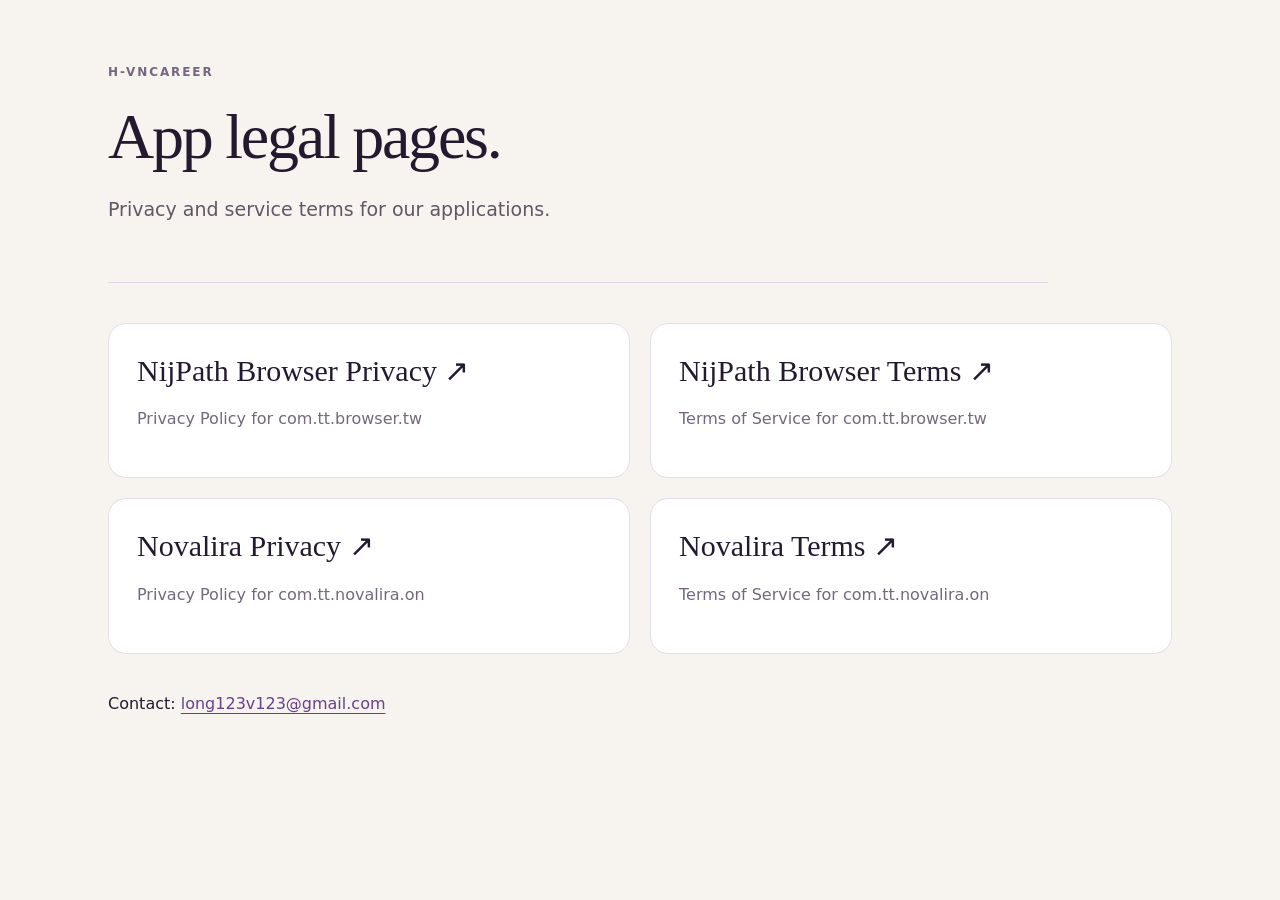
<file: index.html>
<!doctype html><html lang="en"><meta charset="utf-8"><meta name="viewport" content="width=device-width,initial-scale=1"><title>H-VNCareer — App Legal Pages</title><link rel="stylesheet" href="novalira/style.css"><body><main><div class="hero"><p class="eyebrow">H-VNCAREER</p><h1>App legal pages.</h1><p class="intro">Privacy and service terms for our applications.</p></div><div class="cards"><a class="card" href="nijpath/privacy.html"><h2>NijPath Browser Privacy ↗</h2><p>Privacy Policy for com.tt.browser.tw</p></a><a class="card" href="nijpath/terms.html"><h2>NijPath Browser Terms ↗</h2><p>Terms of Service for com.tt.browser.tw</p></a><a class="card" href="novalira/privacy.html"><h2>Novalira Privacy ↗</h2><p>Privacy Policy for com.tt.novalira.on</p></a><a class="card" href="novalira/terms.html"><h2>Novalira Terms ↗</h2><p>Terms of Service for com.tt.novalira.on</p></a></div><p>Contact: <a href="mailto:long123v123@gmail.com">long123v123@gmail.com</a></p></main></body></html>
</file>
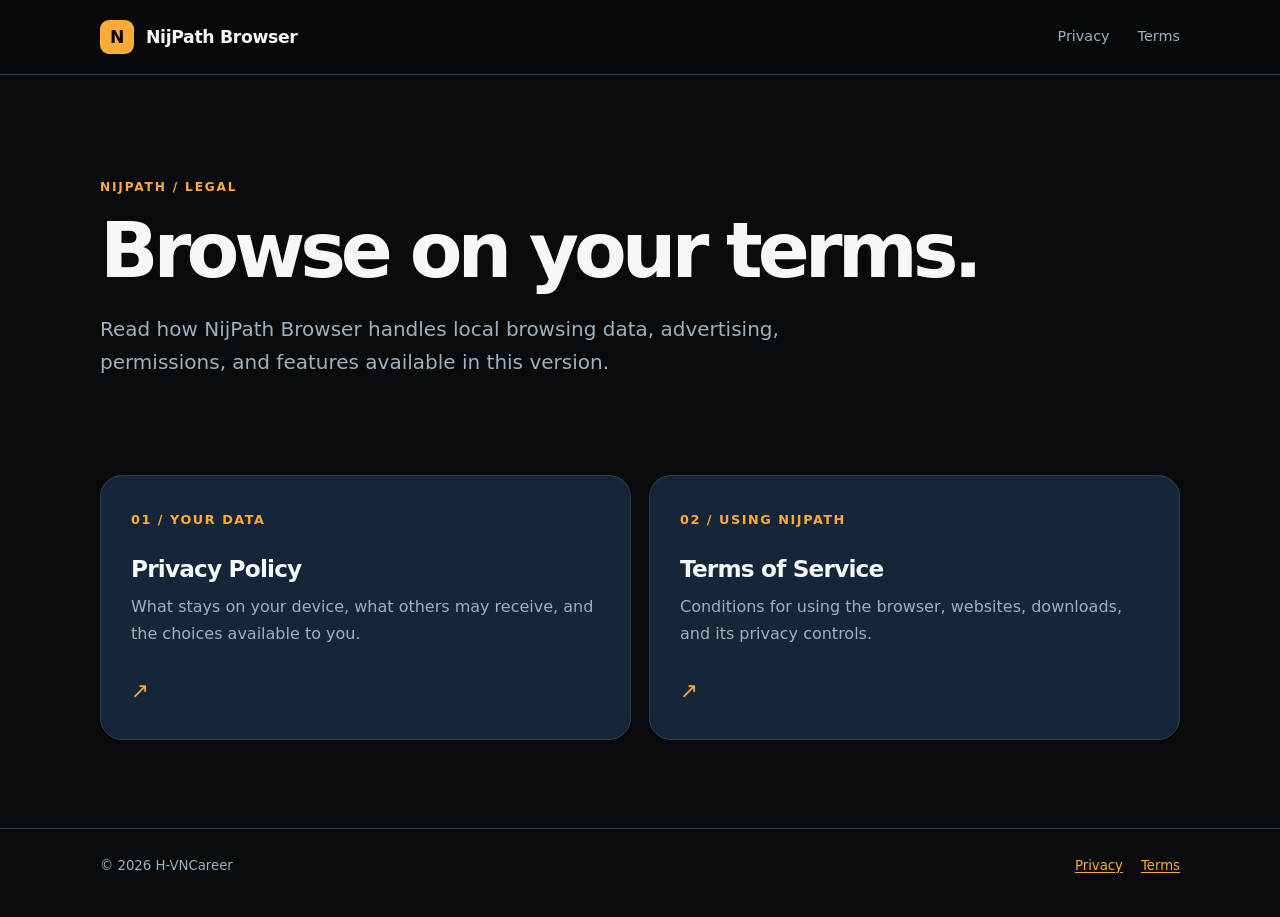
<file: nijpath/index.html>
<!doctype html>
<html lang="en">
<head>
  <meta charset="utf-8">
  <meta name="viewport" content="width=device-width, initial-scale=1">
  <meta name="theme-color" content="#080a0b">
  <meta name="description" content="Privacy Policy and Terms of Service for NijPath Browser.">
  <title>NijPath Browser · Legal</title>
  <link rel="stylesheet" href="style.css">
</head>
<body>
  <header class="site-header"><div class="shell header-inner">
    <a class="brand" href="index.html"><span class="brand-mark" aria-hidden="true">N</span>NijPath Browser</a>
    <nav class="site-nav" aria-label="Main navigation"><a href="privacy.html">Privacy</a><a href="terms.html">Terms</a></nav>
  </div></header>
  <main class="shell">
    <div class="hero"><div class="eyebrow">NijPath / Legal</div><h1>Browse on your terms.</h1>
      <p>Read how NijPath Browser handles local browsing data, advertising, permissions, and features available in this version.</p>
    </div>
    <div class="cards">
      <a class="card" href="privacy.html"><span class="number">01 / YOUR DATA</span><h2>Privacy Policy</h2><p>What stays on your device, what others may receive, and the choices available to you.</p><span class="arrow" aria-hidden="true">↗</span></a>
      <a class="card" href="terms.html"><span class="number">02 / USING NIJPATH</span><h2>Terms of Service</h2><p>Conditions for using the browser, websites, downloads, and its privacy controls.</p><span class="arrow" aria-hidden="true">↗</span></a>
    </div>
  </main>
  <footer class="site-footer"><div class="shell footer-inner"><span>© 2026 H-VNCareer</span><nav aria-label="Legal links"><a href="privacy.html">Privacy</a><a href="terms.html">Terms</a></nav></div></footer>
</body>
</html>
</file>
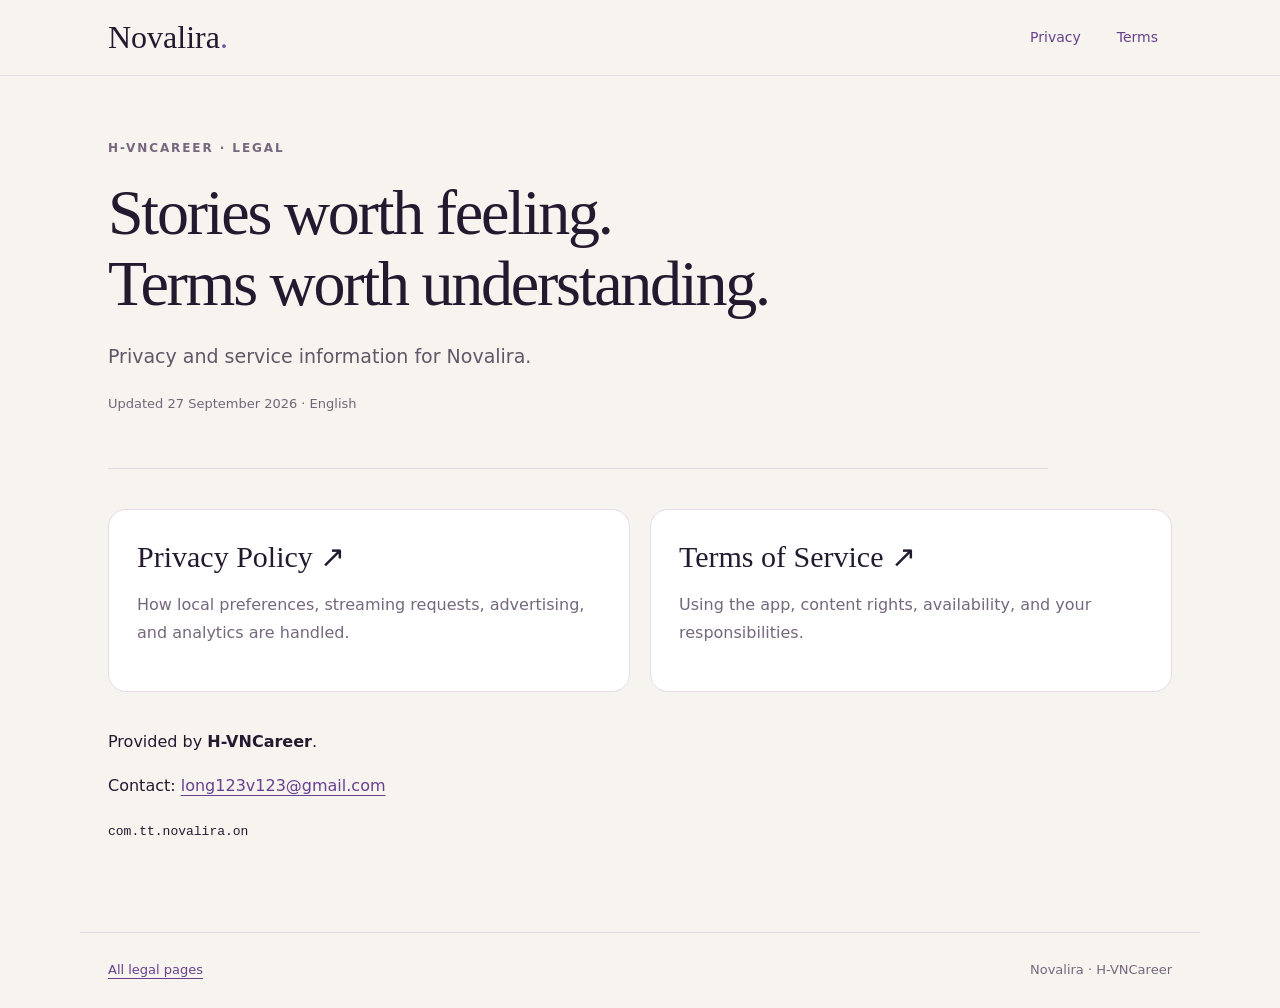
<file: novalira/index.html>
<!doctype html><html lang="en"><meta charset="utf-8"><meta name="viewport" content="width=device-width,initial-scale=1"><title>Novalira — Legal</title><meta name="description" content="Novalira Privacy Policy and Terms of Service, provided by H-VNCareer."><link rel="stylesheet" href="style.css"><body><header><div class="header-inner"><a class="brand" href="index.html">Novalira<span class="dot">.</span></a><nav aria-label="Legal pages"><a href="privacy.html">Privacy</a><a href="terms.html">Terms</a></nav></div></header><main><div class="hero"><p class="eyebrow">H-VNCAREER · LEGAL</p><h1>Stories worth feeling.<br>Terms worth understanding.</h1><p class="intro">Privacy and service information for Novalira.</p><p class="meta">Updated 27 September 2026 · English</p></div><div class="cards"><a class="card" href="privacy.html"><h2>Privacy Policy ↗</h2><p>How local preferences, streaming requests, advertising, and analytics are handled.</p></a><a class="card" href="terms.html"><h2>Terms of Service ↗</h2><p>Using the app, content rights, availability, and your responsibilities.</p></a></div><p>Provided by <strong>H-VNCareer</strong>.</p><p>Contact: <a href="mailto:long123v123@gmail.com">long123v123@gmail.com</a></p><p><code>com.tt.novalira.on</code></p></main><footer><a href="../index.html">All legal pages</a><span>Novalira · H-VNCareer</span></footer></body></html>
</file>
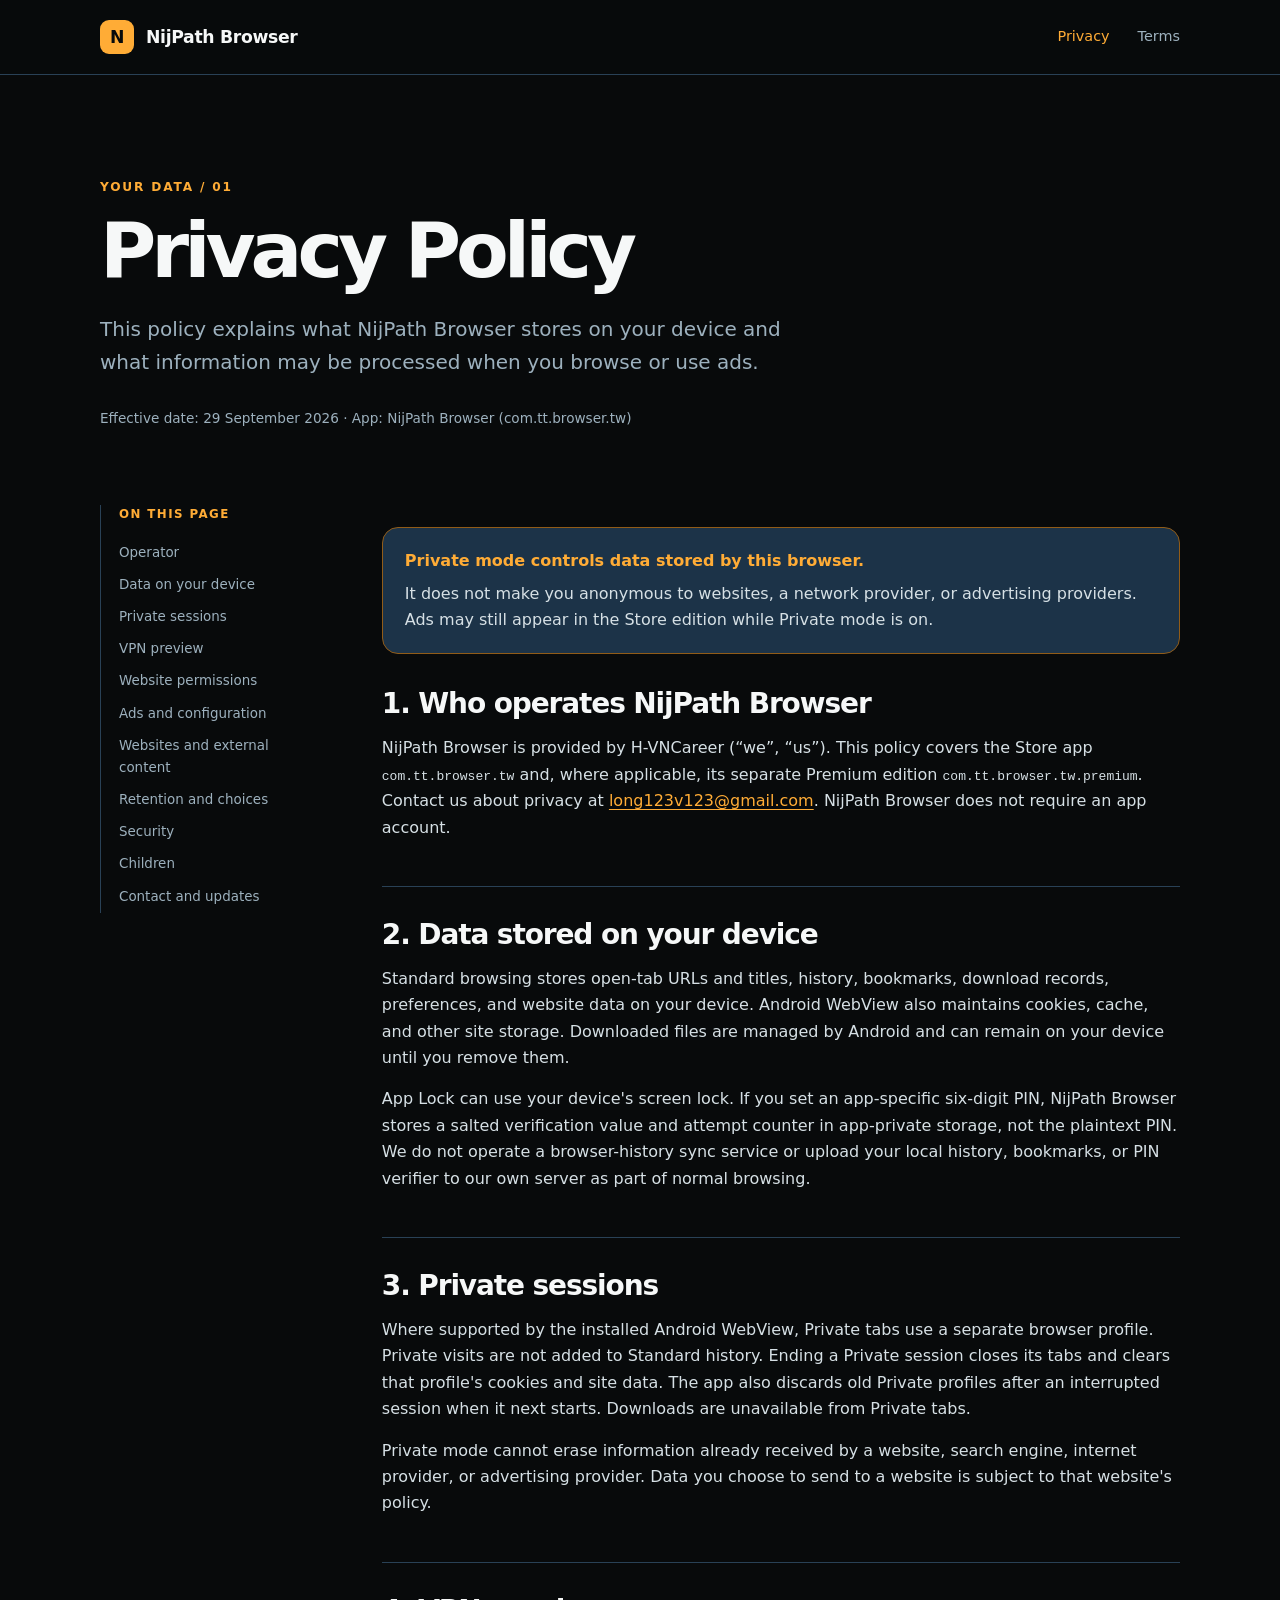
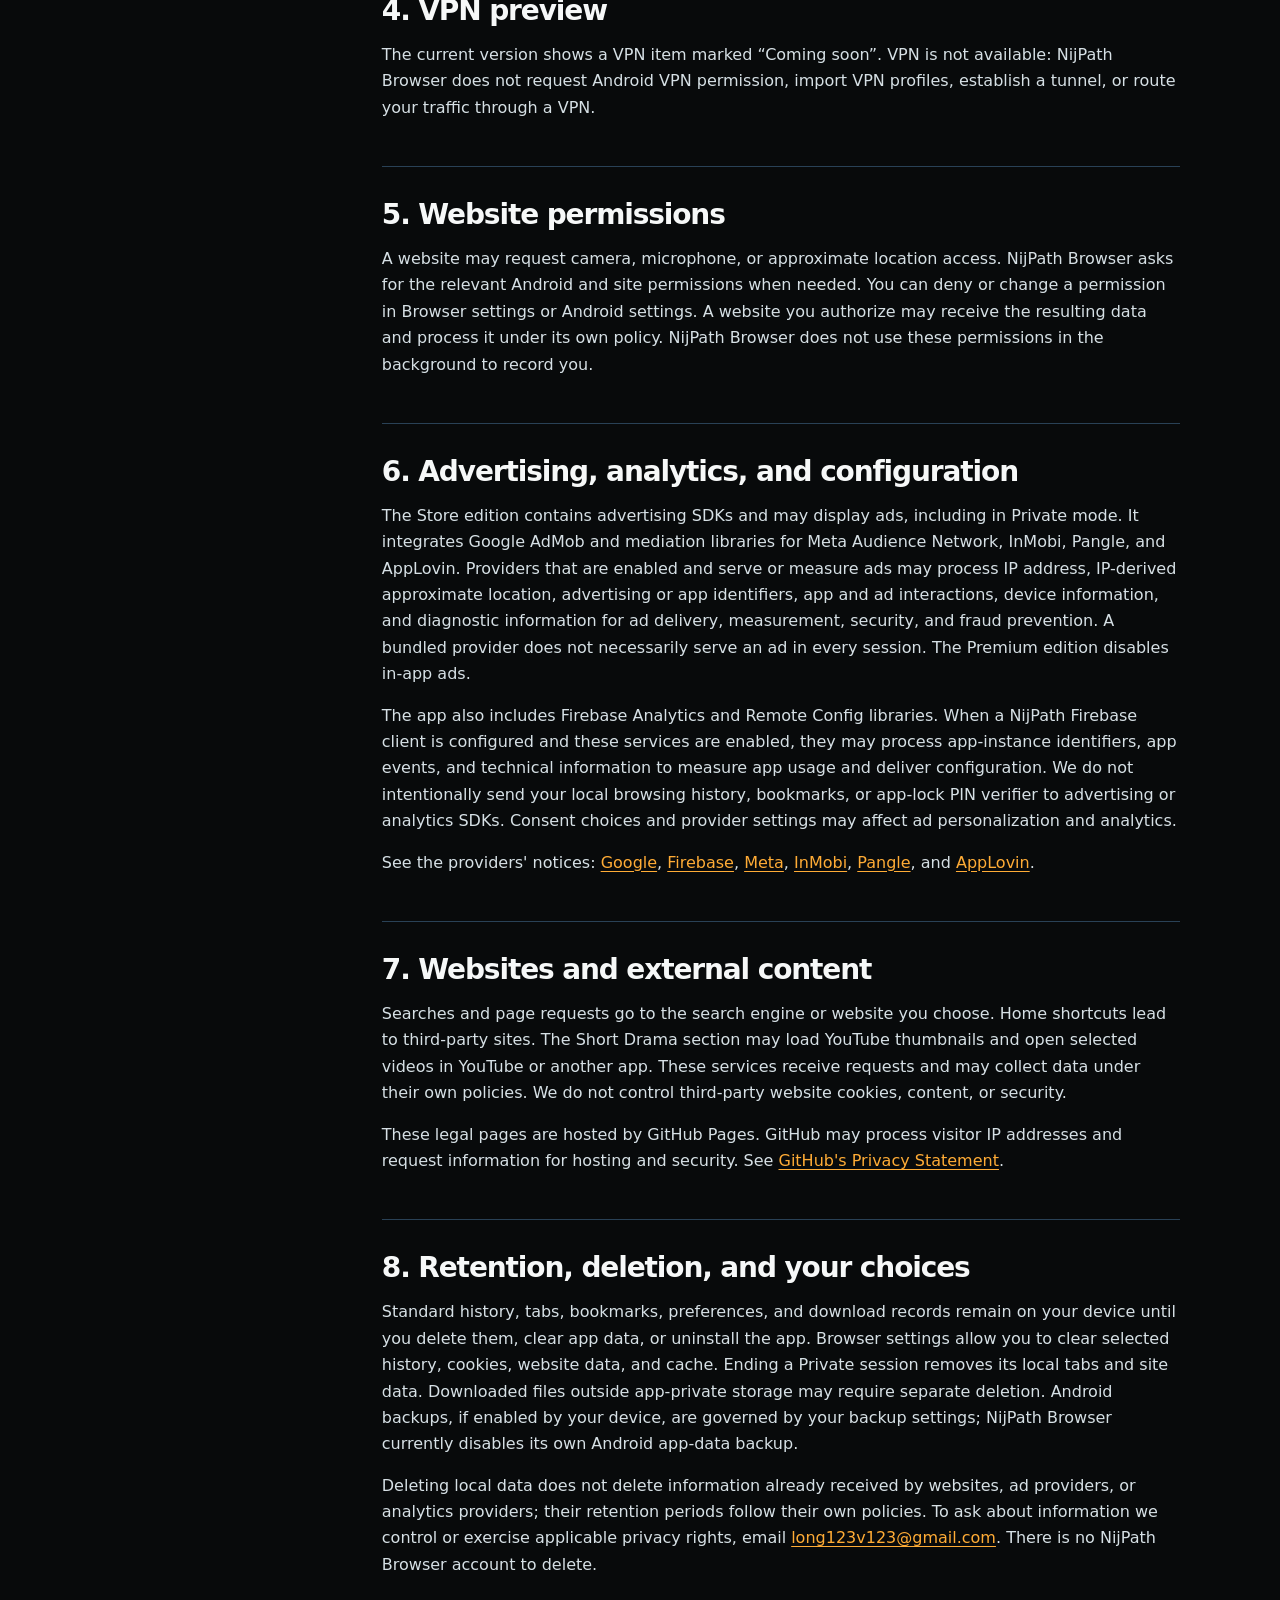
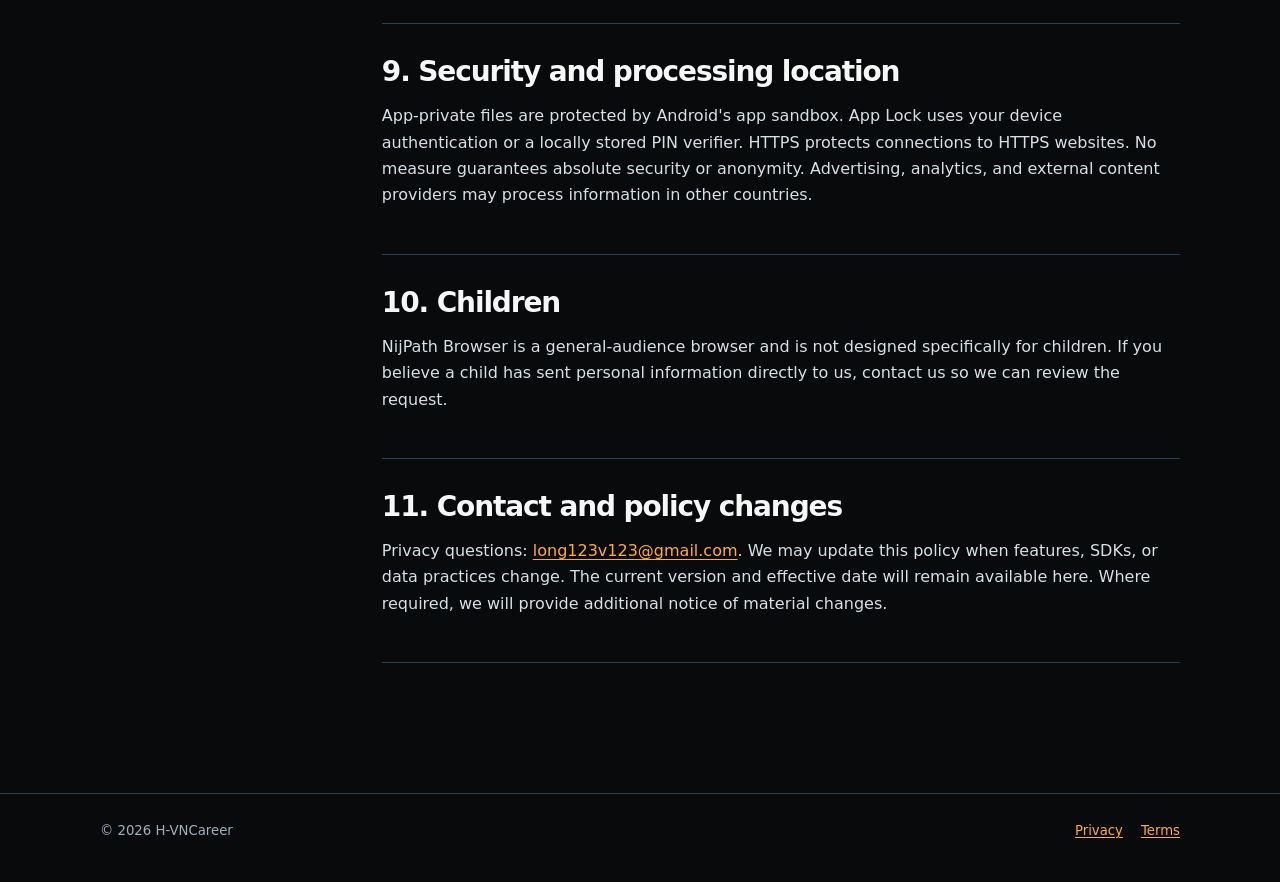
<file: nijpath/privacy.html>
<!doctype html>
<html lang="en">
<head>
  <meta charset="utf-8">
  <meta name="viewport" content="width=device-width, initial-scale=1">
  <meta name="theme-color" content="#080a0b">
  <meta name="description" content="NijPath Browser Privacy Policy: private sessions, local data, advertising, and website permissions.">
  <title>Privacy Policy · NijPath Browser</title>
  <link rel="stylesheet" href="style.css">
  <link rel="canonical" href="https://hqa-tt.github.io/legal/nijpath/privacy.html">
</head>
<body>
  <header class="site-header"><div class="shell header-inner">
    <a class="brand" href="index.html"><span class="brand-mark" aria-hidden="true">N</span>NijPath Browser</a>
    <nav class="site-nav" aria-label="Main navigation"><a href="privacy.html" aria-current="page">Privacy</a><a href="terms.html">Terms</a></nav>
  </div></header>
  <main class="shell">
    <div class="hero"><div class="eyebrow">Your data / 01</div><h1>Privacy Policy</h1>
      <p>This policy explains what NijPath Browser stores on your device and what information may be processed when you browse or use ads.</p>
      <div class="updated">Effective date: 29 September 2026 · App: NijPath Browser (com.tt.browser.tw)</div>
    </div>
    <div class="document-layout">
      <nav class="toc" aria-label="On this page"><strong>On this page</strong>
        <a href="#operator">Operator</a><a href="#local">Data on your device</a><a href="#private">Private sessions</a>
        <a href="#vpn">VPN preview</a><a href="#permissions">Website permissions</a><a href="#ads">Ads and configuration</a>
        <a href="#websites">Websites and external content</a><a href="#retention">Retention and choices</a>
        <a href="#security">Security</a><a href="#children">Children</a><a href="#contact">Contact and updates</a>
      </nav>
      <article class="document">
        <div class="callout"><strong>Private mode controls data stored by this browser.</strong><p>It does not make you anonymous to websites, a network provider, or advertising providers. Ads may still appear in the Store edition while Private mode is on.</p></div>
        <section id="operator"><h2>1. Who operates NijPath Browser</h2>
          <p>NijPath Browser is provided by H-VNCareer (“we”, “us”). This policy covers the Store app <code>com.tt.browser.tw</code> and, where applicable, its separate Premium edition <code>com.tt.browser.tw.premium</code>. Contact us about privacy at <a href="mailto:long123v123@gmail.com">long123v123@gmail.com</a>. NijPath Browser does not require an app account.</p>
        </section>
        <section id="local"><h2>2. Data stored on your device</h2>
          <p>Standard browsing stores open-tab URLs and titles, history, bookmarks, download records, preferences, and website data on your device. Android WebView also maintains cookies, cache, and other site storage. Downloaded files are managed by Android and can remain on your device until you remove them.</p>
          <p>App Lock can use your device's screen lock. If you set an app-specific six-digit PIN, NijPath Browser stores a salted verification value and attempt counter in app-private storage, not the plaintext PIN. We do not operate a browser-history sync service or upload your local history, bookmarks, or PIN verifier to our own server as part of normal browsing.</p>
        </section>
        <section id="private"><h2>3. Private sessions</h2>
          <p>Where supported by the installed Android WebView, Private tabs use a separate browser profile. Private visits are not added to Standard history. Ending a Private session closes its tabs and clears that profile's cookies and site data. The app also discards old Private profiles after an interrupted session when it next starts. Downloads are unavailable from Private tabs.</p>
          <p>Private mode cannot erase information already received by a website, search engine, internet provider, or advertising provider. Data you choose to send to a website is subject to that website's policy.</p>
        </section>
        <section id="vpn"><h2>4. VPN preview</h2>
          <p>The current version shows a VPN item marked “Coming soon”. VPN is not available: NijPath Browser does not request Android VPN permission, import VPN profiles, establish a tunnel, or route your traffic through a VPN.</p>
        </section>
        <section id="permissions"><h2>5. Website permissions</h2>
          <p>A website may request camera, microphone, or approximate location access. NijPath Browser asks for the relevant Android and site permissions when needed. You can deny or change a permission in Browser settings or Android settings. A website you authorize may receive the resulting data and process it under its own policy. NijPath Browser does not use these permissions in the background to record you.</p>
        </section>
        <section id="ads"><h2>6. Advertising, analytics, and configuration</h2>
          <p>The Store edition contains advertising SDKs and may display ads, including in Private mode. It integrates Google AdMob and mediation libraries for Meta Audience Network, InMobi, Pangle, and AppLovin. Providers that are enabled and serve or measure ads may process IP address, IP-derived approximate location, advertising or app identifiers, app and ad interactions, device information, and diagnostic information for ad delivery, measurement, security, and fraud prevention. A bundled provider does not necessarily serve an ad in every session. The Premium edition disables in-app ads.</p>
          <p>The app also includes Firebase Analytics and Remote Config libraries. When a NijPath Firebase client is configured and these services are enabled, they may process app-instance identifiers, app events, and technical information to measure app usage and deliver configuration. We do not intentionally send your local browsing history, bookmarks, or app-lock PIN verifier to advertising or analytics SDKs. Consent choices and provider settings may affect ad personalization and analytics.</p>
          <p>See the providers' notices: <a href="https://policies.google.com/privacy">Google</a>, <a href="https://firebase.google.com/support/privacy">Firebase</a>, <a href="https://www.facebook.com/privacy/policy/">Meta</a>, <a href="https://www.inmobi.com/privacy-policy">InMobi</a>, <a href="https://www.pangleglobal.com/privacy">Pangle</a>, and <a href="https://www.applovin.com/privacy/">AppLovin</a>.</p>
        </section>
        <section id="websites"><h2>7. Websites and external content</h2>
          <p>Searches and page requests go to the search engine or website you choose. Home shortcuts lead to third-party sites. The Short Drama section may load YouTube thumbnails and open selected videos in YouTube or another app. These services receive requests and may collect data under their own policies. We do not control third-party website cookies, content, or security.</p>
          <p>These legal pages are hosted by GitHub Pages. GitHub may process visitor IP addresses and request information for hosting and security. See <a href="https://docs.github.com/en/site-policy/privacy-policies/github-general-privacy-statement">GitHub's Privacy Statement</a>.</p>
        </section>
        <section id="retention"><h2>8. Retention, deletion, and your choices</h2>
          <p>Standard history, tabs, bookmarks, preferences, and download records remain on your device until you delete them, clear app data, or uninstall the app. Browser settings allow you to clear selected history, cookies, website data, and cache. Ending a Private session removes its local tabs and site data. Downloaded files outside app-private storage may require separate deletion. Android backups, if enabled by your device, are governed by your backup settings; NijPath Browser currently disables its own Android app-data backup.</p>
          <p>Deleting local data does not delete information already received by websites, ad providers, or analytics providers; their retention periods follow their own policies. To ask about information we control or exercise applicable privacy rights, email <a href="mailto:long123v123@gmail.com">long123v123@gmail.com</a>. There is no NijPath Browser account to delete.</p>
        </section>
        <section id="security"><h2>9. Security and processing location</h2>
          <p>App-private files are protected by Android's app sandbox. App Lock uses your device authentication or a locally stored PIN verifier. HTTPS protects connections to HTTPS websites. No measure guarantees absolute security or anonymity. Advertising, analytics, and external content providers may process information in other countries.</p>
        </section>
        <section id="children"><h2>10. Children</h2>
          <p>NijPath Browser is a general-audience browser and is not designed specifically for children. If you believe a child has sent personal information directly to us, contact us so we can review the request.</p>
        </section>
        <section id="contact"><h2>11. Contact and policy changes</h2>
          <p>Privacy questions: <a href="mailto:long123v123@gmail.com">long123v123@gmail.com</a>. We may update this policy when features, SDKs, or data practices change. The current version and effective date will remain available here. Where required, we will provide additional notice of material changes.</p>
        </section>
      </article>
    </div>
  </main>
  <footer class="site-footer"><div class="shell footer-inner"><span>© 2026 H-VNCareer</span><nav aria-label="Legal links"><a href="privacy.html">Privacy</a><a href="terms.html">Terms</a></nav></div></footer>
</body>
</html>
</file>
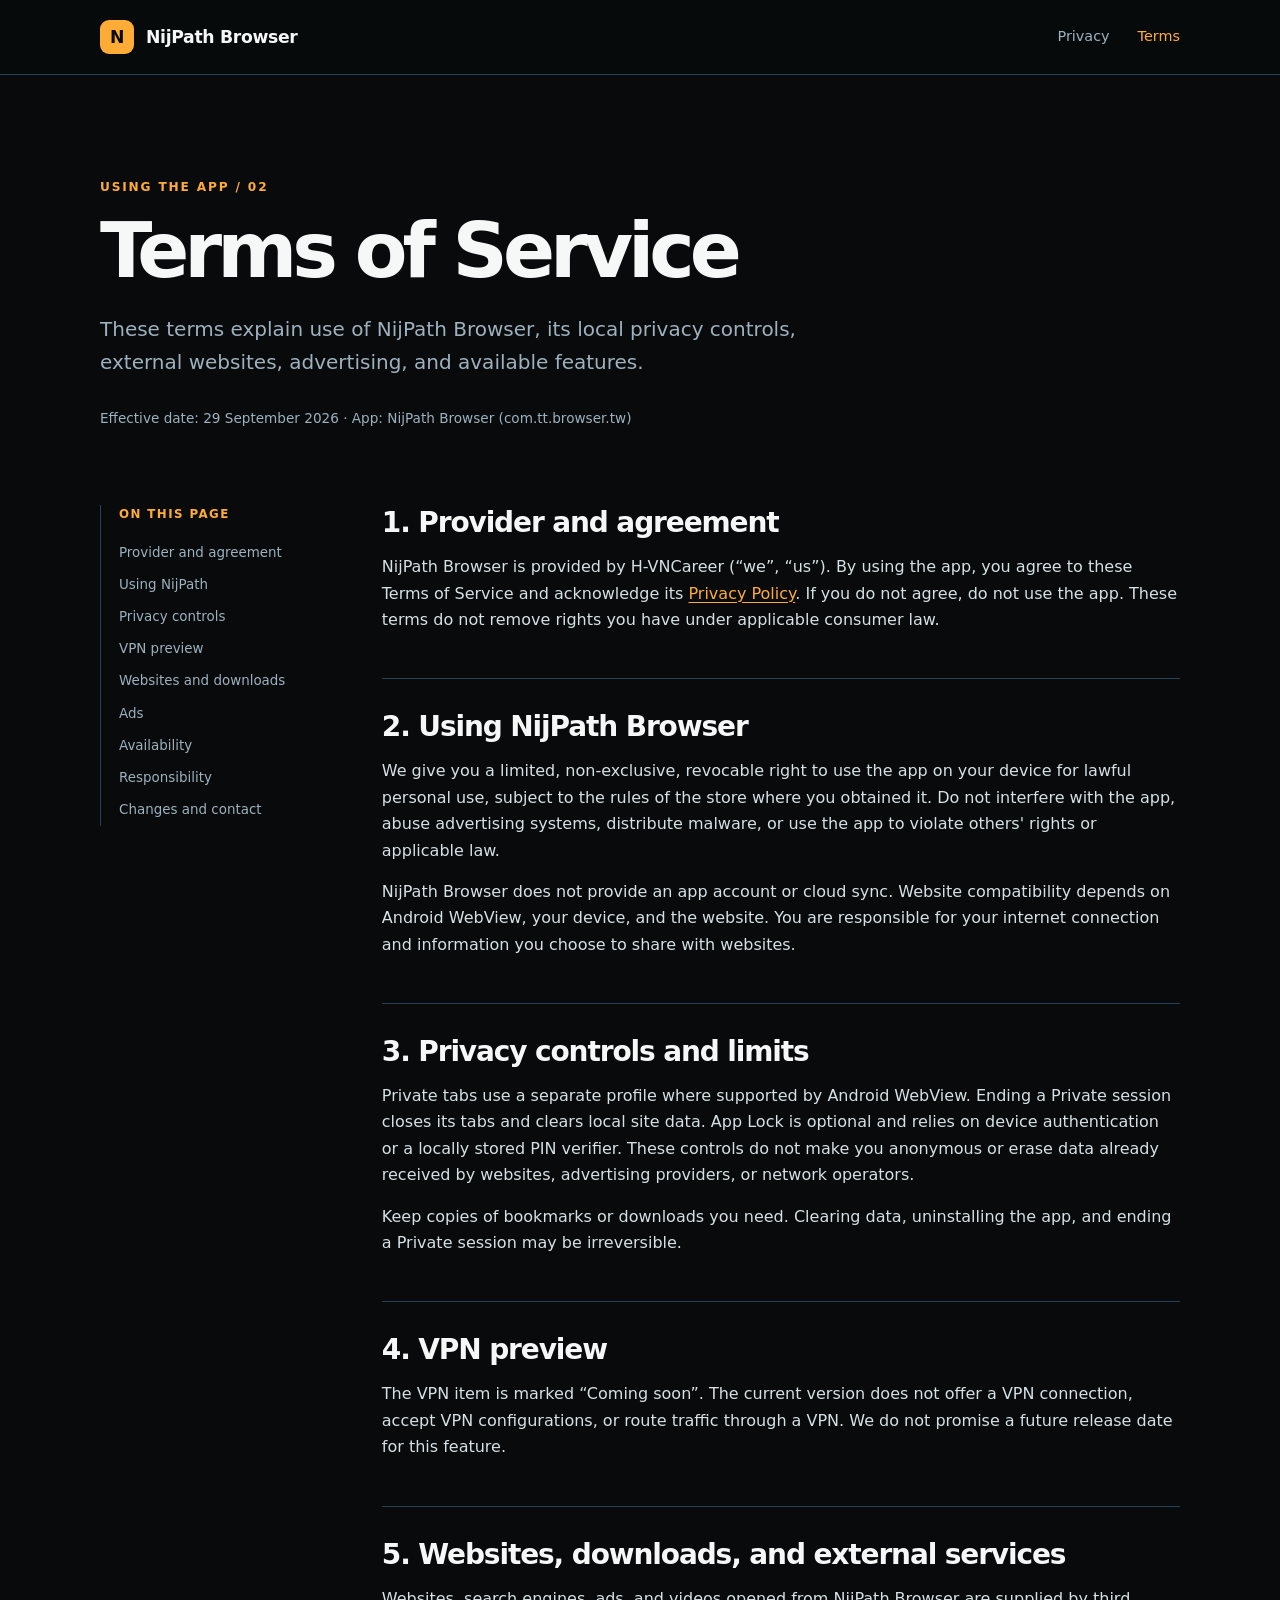
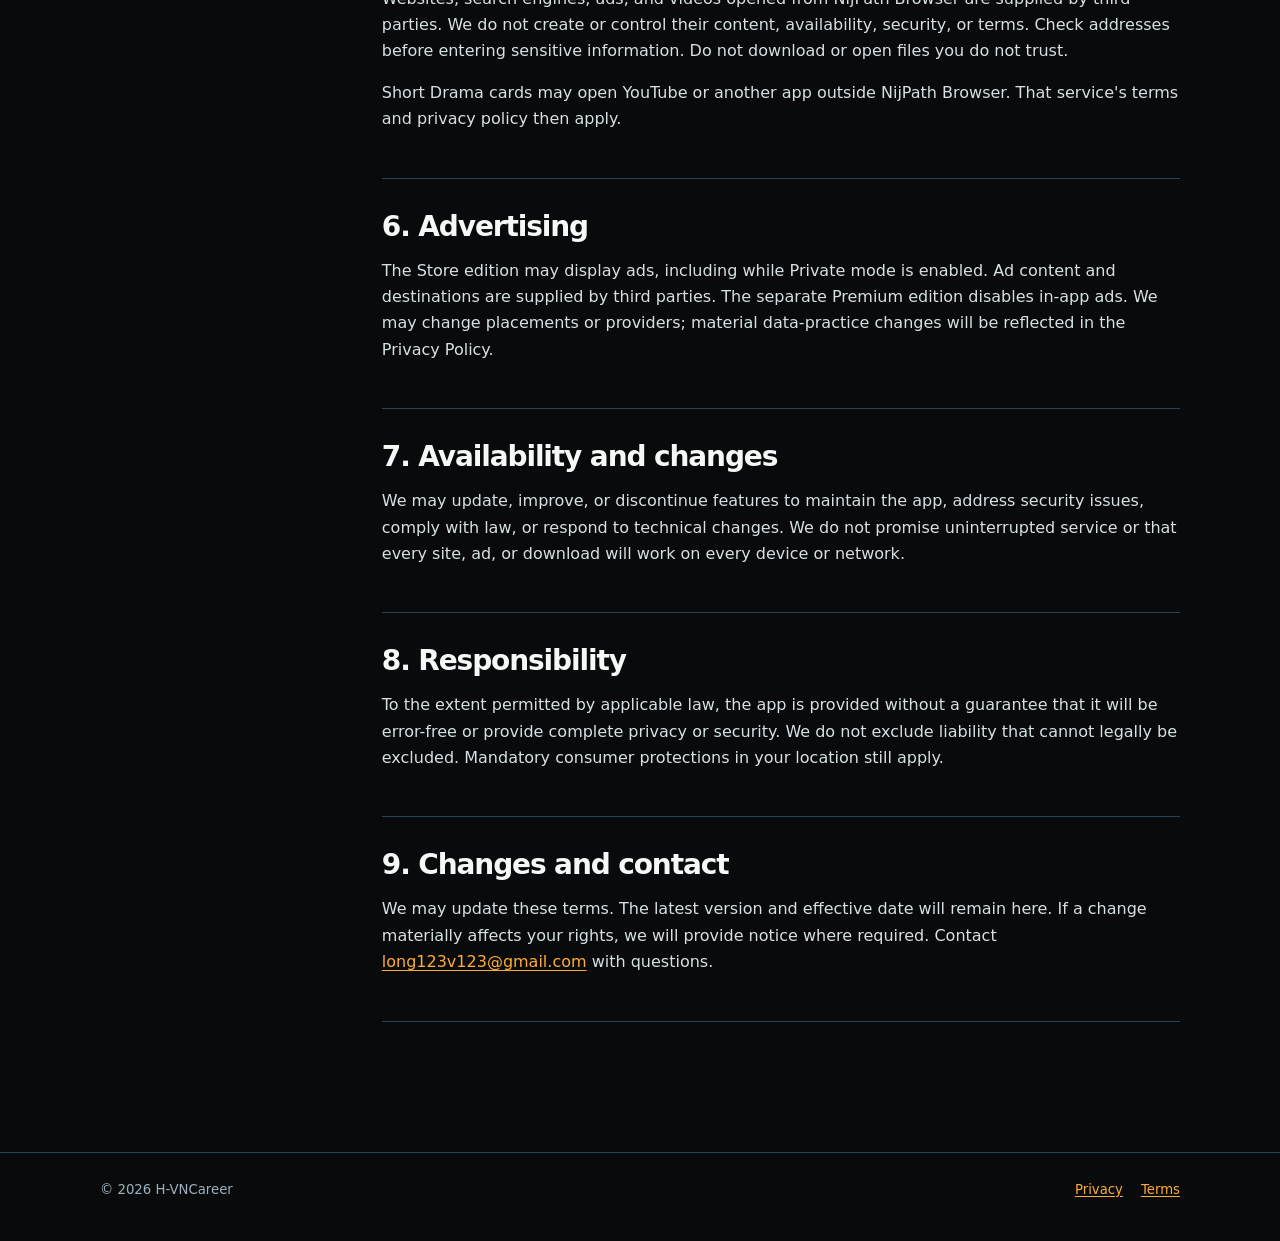
<file: nijpath/terms.html>
<!doctype html>
<html lang="en">
<head>
  <meta charset="utf-8">
  <meta name="viewport" content="width=device-width, initial-scale=1">
  <meta name="theme-color" content="#080a0b">
  <meta name="description" content="Terms of Service for NijPath Browser and its privacy controls.">
  <title>Terms of Service · NijPath Browser</title>
  <link rel="stylesheet" href="style.css">
  <link rel="canonical" href="https://hqa-tt.github.io/legal/nijpath/terms.html">
</head>
<body>
  <header class="site-header"><div class="shell header-inner">
    <a class="brand" href="index.html"><span class="brand-mark" aria-hidden="true">N</span>NijPath Browser</a>
    <nav class="site-nav" aria-label="Main navigation"><a href="privacy.html">Privacy</a><a href="terms.html" aria-current="page">Terms</a></nav>
  </div></header>
  <main class="shell">
    <div class="hero"><div class="eyebrow">Using the app / 02</div><h1>Terms of Service</h1>
      <p>These terms explain use of NijPath Browser, its local privacy controls, external websites, advertising, and available features.</p>
      <div class="updated">Effective date: 29 September 2026 · App: NijPath Browser (com.tt.browser.tw)</div>
    </div>
    <div class="document-layout">
      <nav class="toc" aria-label="On this page"><strong>On this page</strong>
        <a href="#provider">Provider and agreement</a><a href="#license">Using NijPath</a><a href="#privacy">Privacy controls</a>
        <a href="#vpn">VPN preview</a><a href="#content">Websites and downloads</a><a href="#ads">Ads</a>
        <a href="#availability">Availability</a><a href="#responsibility">Responsibility</a><a href="#changes">Changes and contact</a>
      </nav>
      <article class="document">
        <section id="provider"><h2>1. Provider and agreement</h2>
          <p>NijPath Browser is provided by H-VNCareer (“we”, “us”). By using the app, you agree to these Terms of Service and acknowledge its <a href="privacy.html">Privacy Policy</a>. If you do not agree, do not use the app. These terms do not remove rights you have under applicable consumer law.</p>
        </section>
        <section id="license"><h2>2. Using NijPath Browser</h2>
          <p>We give you a limited, non-exclusive, revocable right to use the app on your device for lawful personal use, subject to the rules of the store where you obtained it. Do not interfere with the app, abuse advertising systems, distribute malware, or use the app to violate others' rights or applicable law.</p>
          <p>NijPath Browser does not provide an app account or cloud sync. Website compatibility depends on Android WebView, your device, and the website. You are responsible for your internet connection and information you choose to share with websites.</p>
        </section>
        <section id="privacy"><h2>3. Privacy controls and limits</h2>
          <p>Private tabs use a separate profile where supported by Android WebView. Ending a Private session closes its tabs and clears local site data. App Lock is optional and relies on device authentication or a locally stored PIN verifier. These controls do not make you anonymous or erase data already received by websites, advertising providers, or network operators.</p>
          <p>Keep copies of bookmarks or downloads you need. Clearing data, uninstalling the app, and ending a Private session may be irreversible.</p>
        </section>
        <section id="vpn"><h2>4. VPN preview</h2>
          <p>The VPN item is marked “Coming soon”. The current version does not offer a VPN connection, accept VPN configurations, or route traffic through a VPN. We do not promise a future release date for this feature.</p>
        </section>
        <section id="content"><h2>5. Websites, downloads, and external services</h2>
          <p>Websites, search engines, ads, and videos opened from NijPath Browser are supplied by third parties. We do not create or control their content, availability, security, or terms. Check addresses before entering sensitive information. Do not download or open files you do not trust.</p>
          <p>Short Drama cards may open YouTube or another app outside NijPath Browser. That service's terms and privacy policy then apply.</p>
        </section>
        <section id="ads"><h2>6. Advertising</h2>
          <p>The Store edition may display ads, including while Private mode is enabled. Ad content and destinations are supplied by third parties. The separate Premium edition disables in-app ads. We may change placements or providers; material data-practice changes will be reflected in the Privacy Policy.</p>
        </section>
        <section id="availability"><h2>7. Availability and changes</h2>
          <p>We may update, improve, or discontinue features to maintain the app, address security issues, comply with law, or respond to technical changes. We do not promise uninterrupted service or that every site, ad, or download will work on every device or network.</p>
        </section>
        <section id="responsibility"><h2>8. Responsibility</h2>
          <p>To the extent permitted by applicable law, the app is provided without a guarantee that it will be error-free or provide complete privacy or security. We do not exclude liability that cannot legally be excluded. Mandatory consumer protections in your location still apply.</p>
        </section>
        <section id="changes"><h2>9. Changes and contact</h2>
          <p>We may update these terms. The latest version and effective date will remain here. If a change materially affects your rights, we will provide notice where required. Contact <a href="mailto:long123v123@gmail.com">long123v123@gmail.com</a> with questions.</p>
        </section>
      </article>
    </div>
  </main>
  <footer class="site-footer"><div class="shell footer-inner"><span>© 2026 H-VNCareer</span><nav aria-label="Legal links"><a href="privacy.html">Privacy</a><a href="terms.html">Terms</a></nav></div></footer>
</body>
</html>
</file>
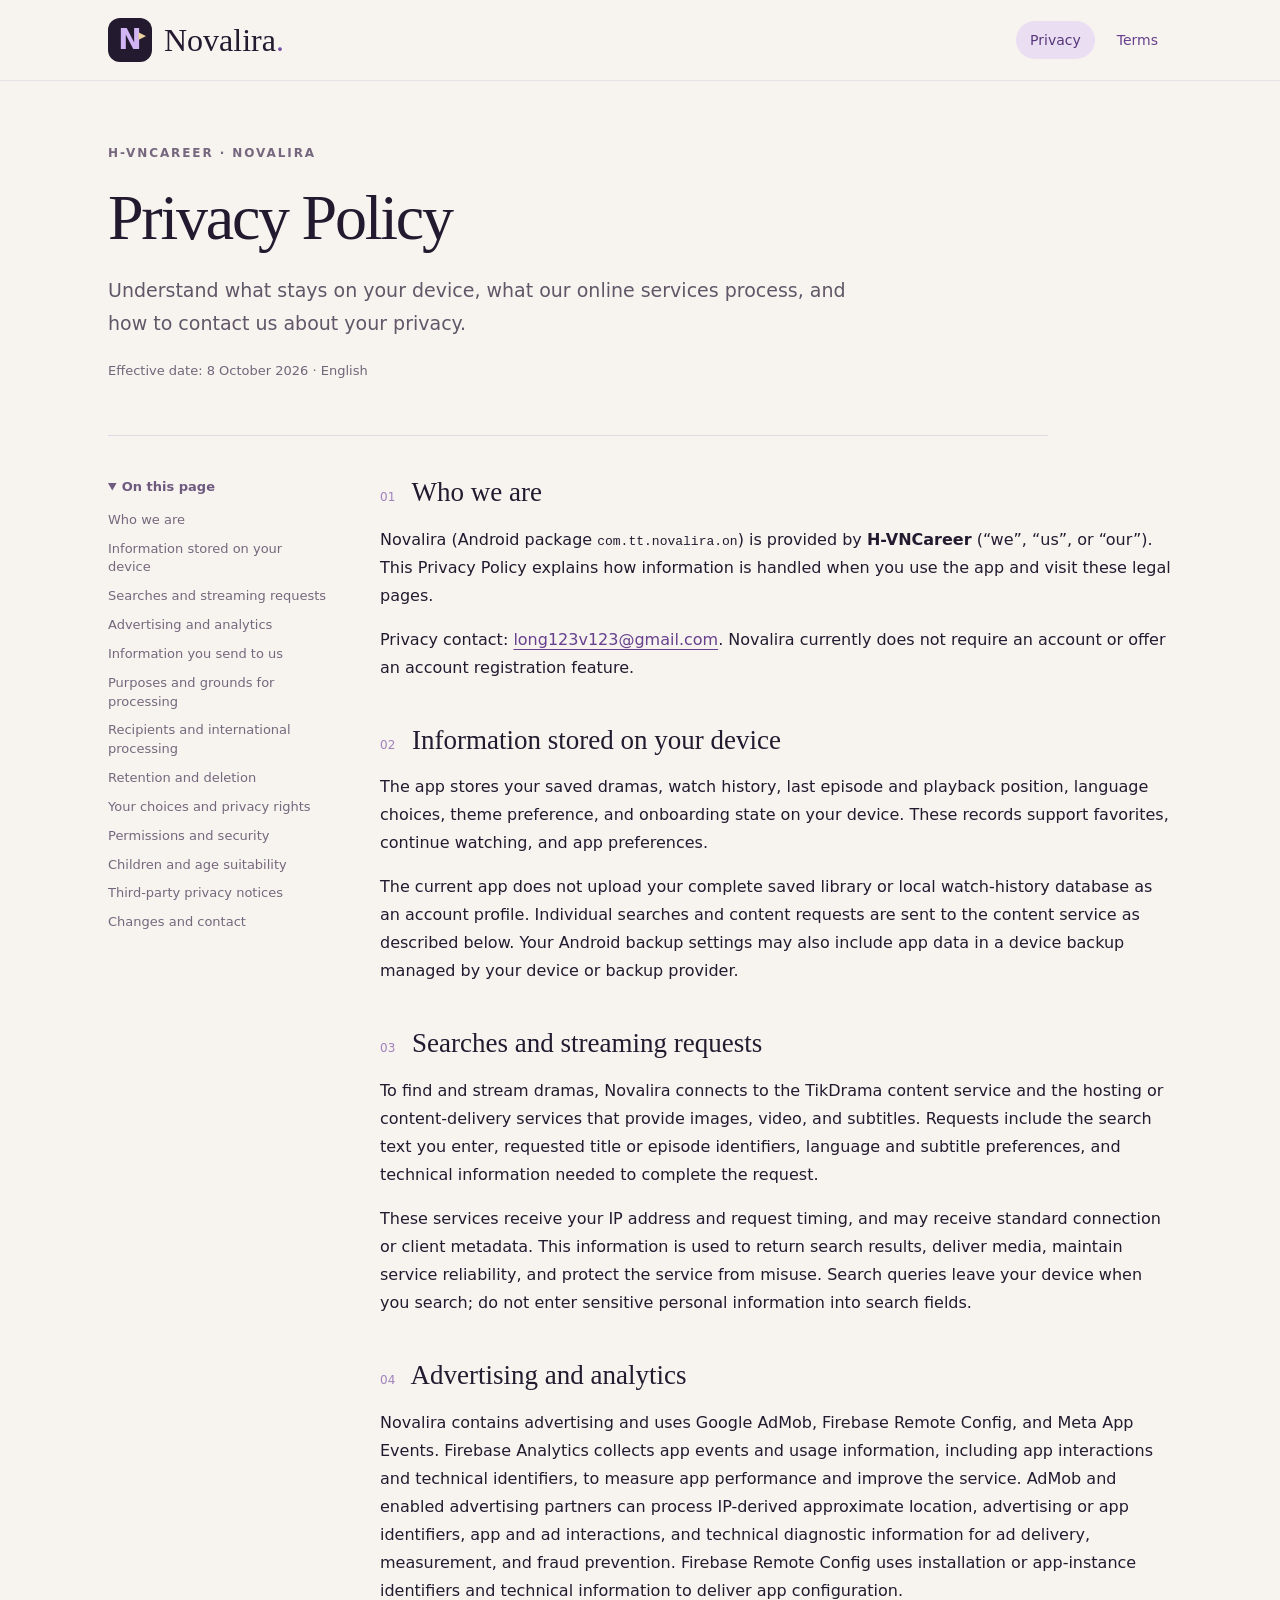
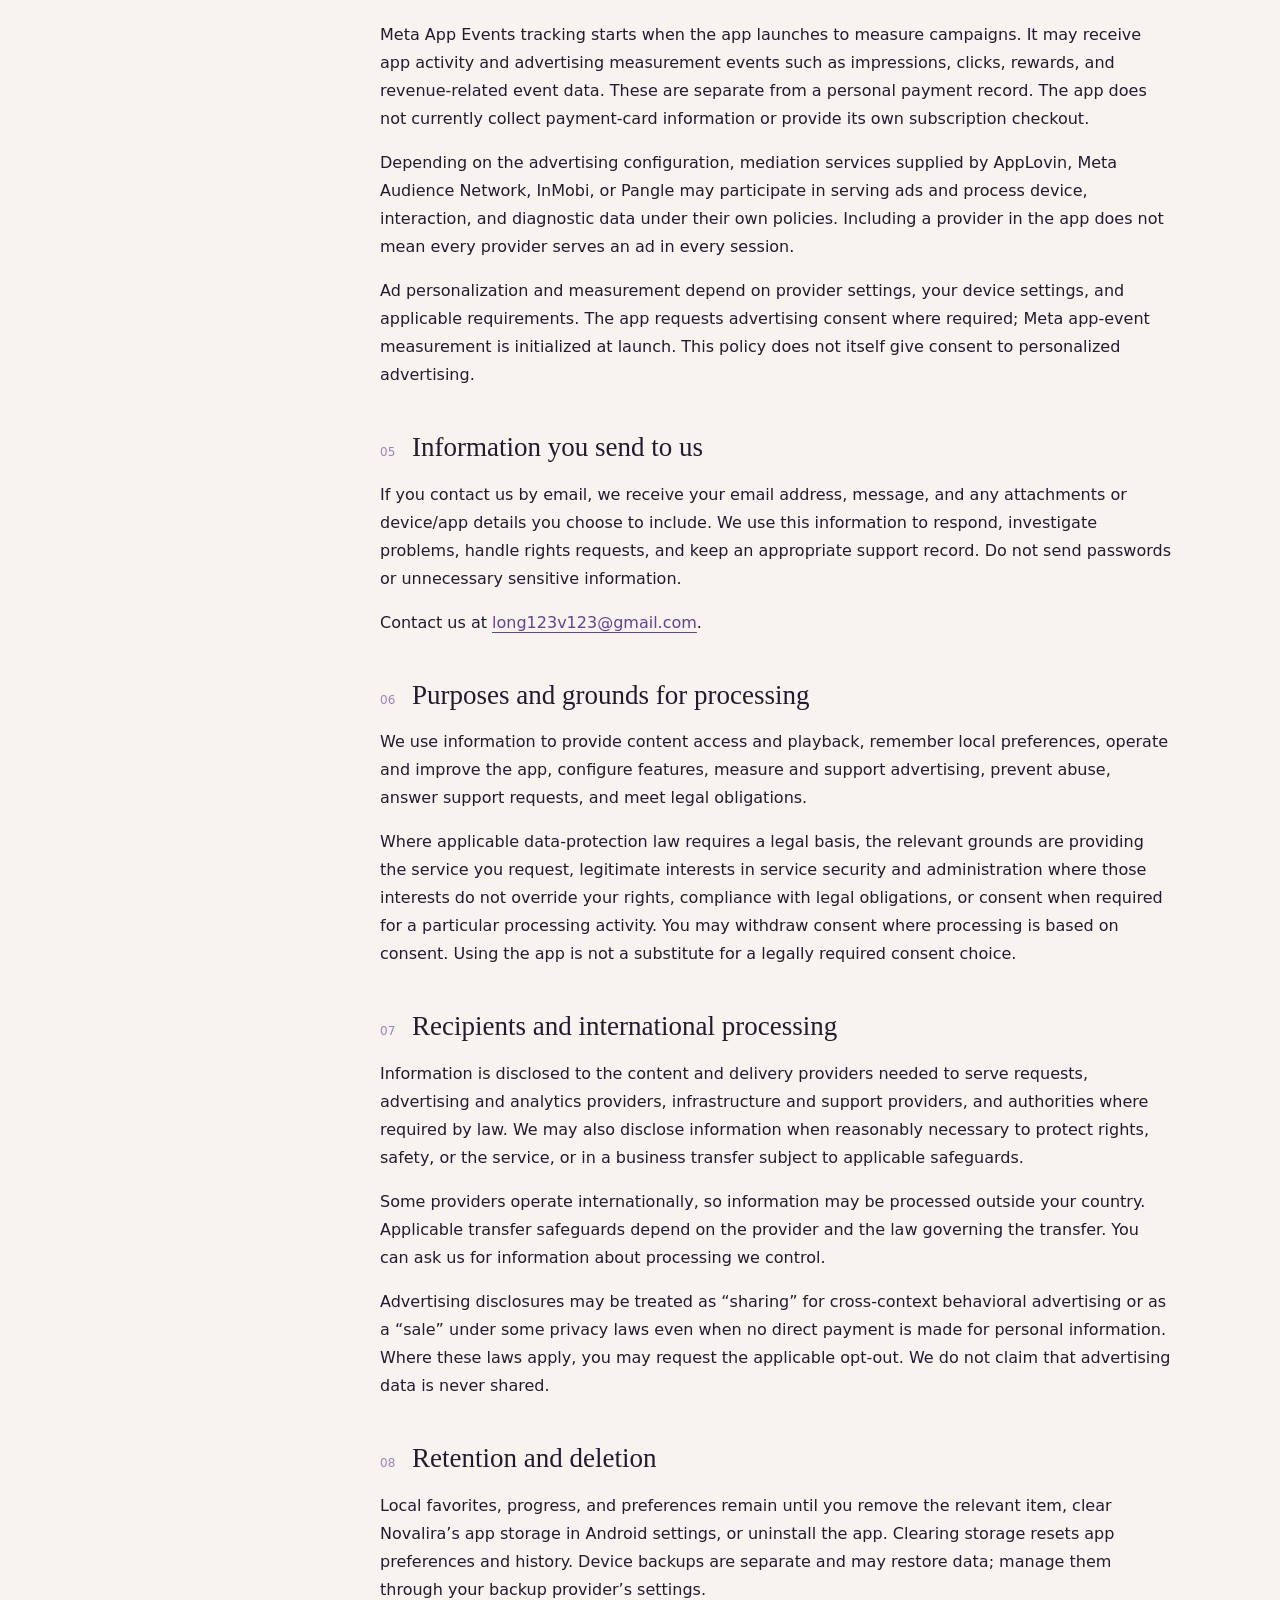
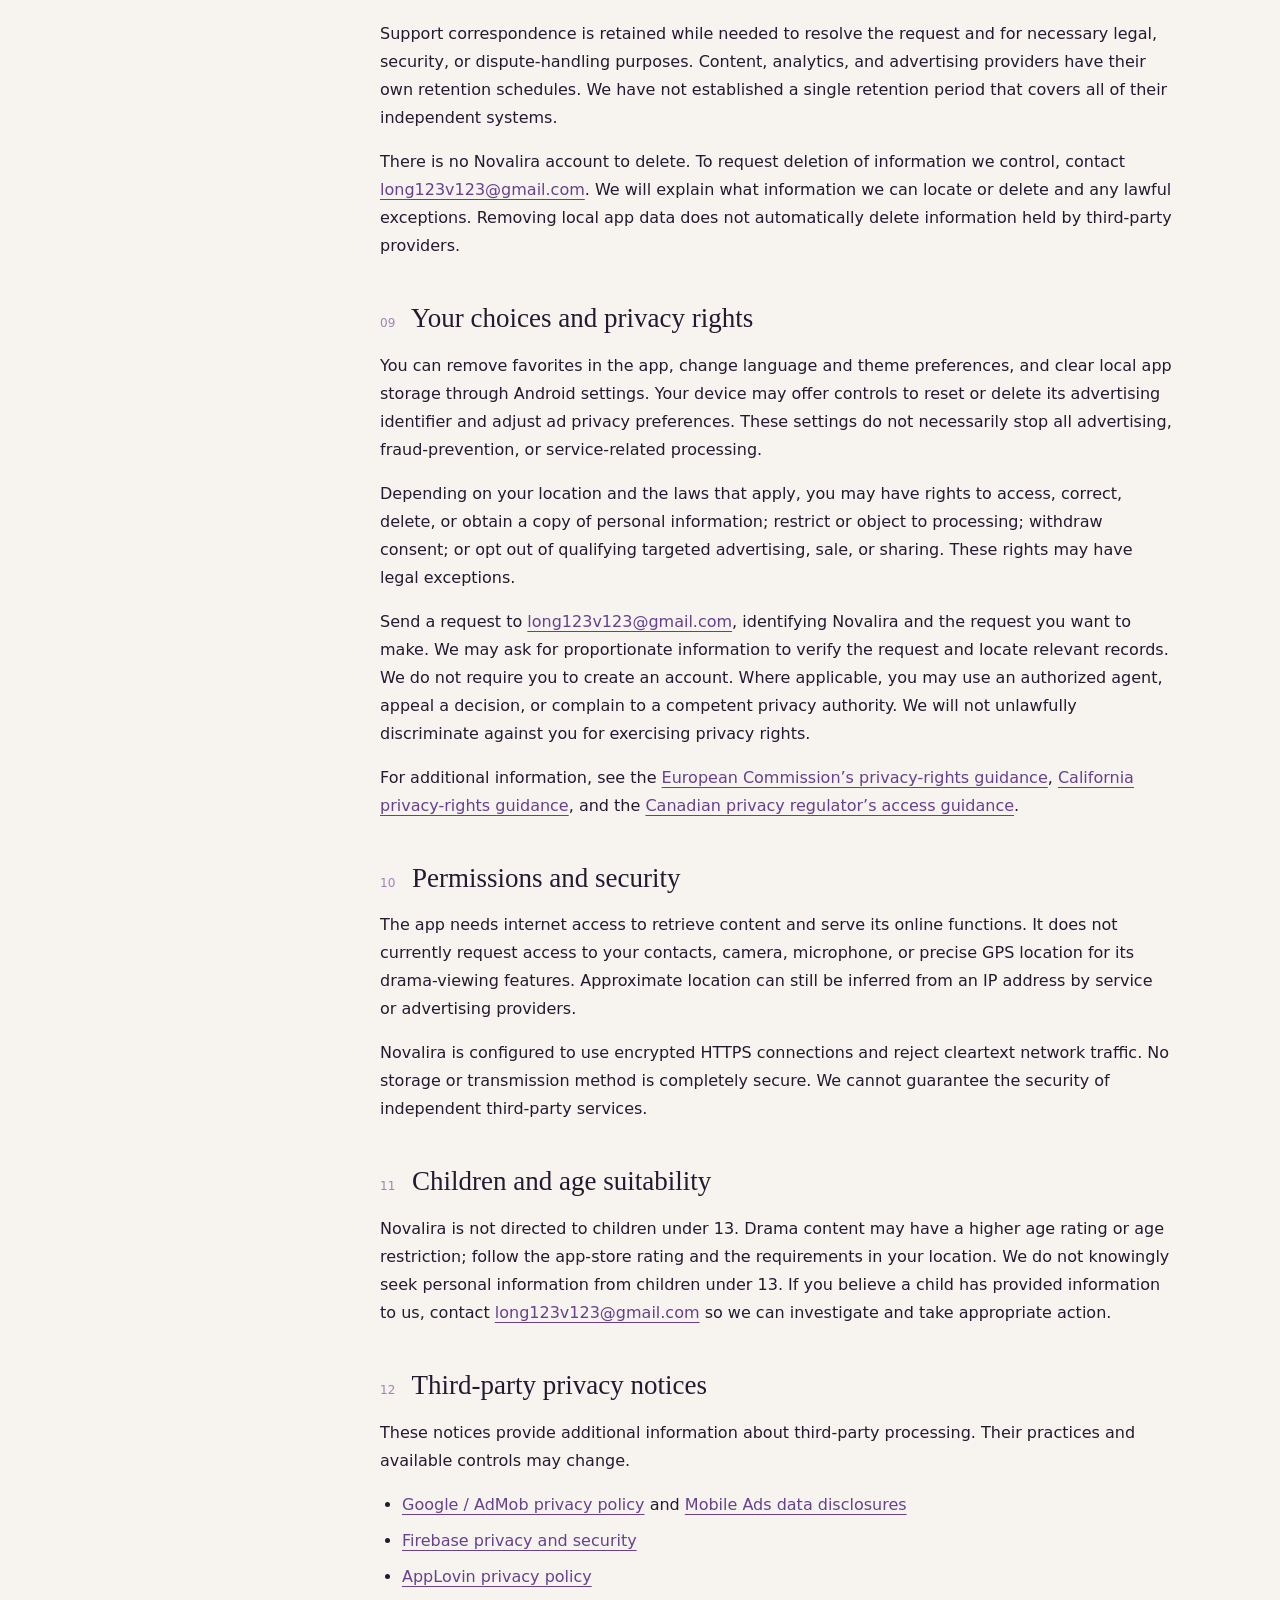
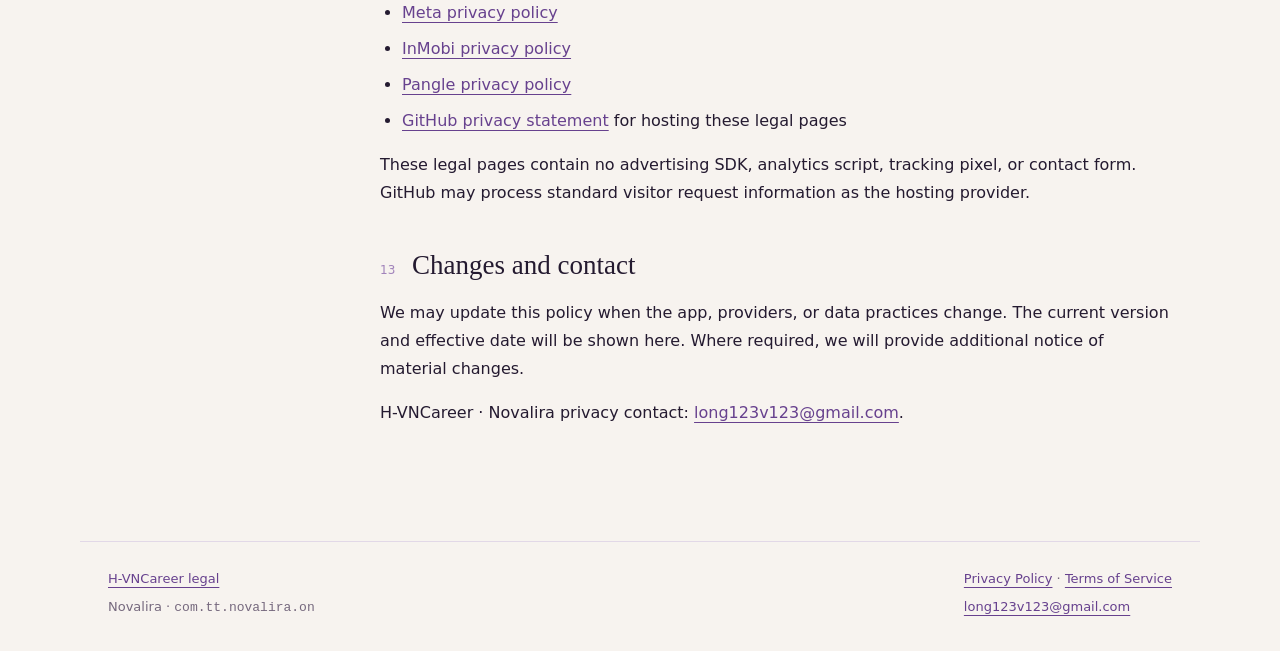
<file: novalira/privacy.html>
<!doctype html>
<html lang="en"><head><meta charset="utf-8"><meta name="viewport" content="width=device-width,initial-scale=1"><meta name="description" content="Understand what stays on your device, what our online services process, and how to contact us about your privacy."><meta name="color-scheme" content="light"><title>Novalira — Privacy Policy</title><link rel="stylesheet" href="style.css"><link rel="canonical" href="https://hqa-tt.github.io/legal/novalira/privacy.html"></head><body>
<a class="skip" href="#main">Skip to content</a><header><div class="header-inner"><a class="brand" href="index.html"><span class="mark" aria-hidden="true">N<span>▸</span></span>Novalira<span class="dot">.</span></a><nav aria-label="Legal pages"><a href="privacy.html" aria-current="page">Privacy</a><a href="terms.html" >Terms</a></nav></div></header>
<main id="main"><div class="hero"><p class="eyebrow">H-VNCAREER · NOVALIRA</p><h1>Privacy Policy</h1><p class="intro">Understand what stays on your device, what our online services process, and how to contact us about your privacy.</p><p class="meta">Effective date: <time datetime="2026-10-08">8 October 2026</time> · English</p></div><div class="legal-layout"><aside><details open><summary>On this page</summary><nav aria-label="Table of contents"><a href="#operator">Who we are</a><a href="#device">Information stored on your device</a><a href="#content">Searches and streaming requests</a><a href="#ads">Advertising and analytics</a><a href="#support">Information you send to us</a><a href="#purposes">Purposes and grounds for processing</a><a href="#sharing">Recipients and international processing</a><a href="#retention">Retention and deletion</a><a href="#choices">Your choices and privacy rights</a><a href="#security">Permissions and security</a><a href="#children">Children and age suitability</a><a href="#providers">Third-party privacy notices</a><a href="#updates">Changes and contact</a></nav></details></aside><article><section id="operator"><h2><span>01</span> Who we are</h2><p>Novalira (Android package <code>com.tt.novalira.on</code>) is provided by <strong>H-VNCareer</strong> (“we”, “us”, or “our”). This Privacy Policy explains how information is handled when you use the app and visit these legal pages.</p><p>Privacy contact: <a href="mailto:long123v123@gmail.com">long123v123@gmail.com</a>. Novalira currently does not require an account or offer an account registration feature.</p></section><section id="device"><h2><span>02</span> Information stored on your device</h2><p>The app stores your saved dramas, watch history, last episode and playback position, language choices, theme preference, and onboarding state on your device. These records support favorites, continue watching, and app preferences.</p><p>The current app does not upload your complete saved library or local watch-history database as an account profile. Individual searches and content requests are sent to the content service as described below. Your Android backup settings may also include app data in a device backup managed by your device or backup provider.</p></section><section id="content"><h2><span>03</span> Searches and streaming requests</h2><p>To find and stream dramas, Novalira connects to the TikDrama content service and the hosting or content-delivery services that provide images, video, and subtitles. Requests include the search text you enter, requested title or episode identifiers, language and subtitle preferences, and technical information needed to complete the request.</p><p>These services receive your IP address and request timing, and may receive standard connection or client metadata. This information is used to return search results, deliver media, maintain service reliability, and protect the service from misuse. Search queries leave your device when you search; do not enter sensitive personal information into search fields.</p></section><section id="ads"><h2><span>04</span> Advertising and analytics</h2><p>Novalira contains advertising and uses Google AdMob, Firebase Remote Config, and Meta App Events. Firebase Analytics collects app events and usage information, including app interactions and technical identifiers, to measure app performance and improve the service. AdMob and enabled advertising partners can process IP-derived approximate location, advertising or app identifiers, app and ad interactions, and technical diagnostic information for ad delivery, measurement, and fraud prevention. Firebase Remote Config uses installation or app-instance identifiers and technical information to deliver app configuration.</p><p>Meta App Events tracking starts when the app launches to measure campaigns. It may receive app activity and advertising measurement events such as impressions, clicks, rewards, and revenue-related event data. These are separate from a personal payment record. The app does not currently collect payment-card information or provide its own subscription checkout.</p><p>Depending on the advertising configuration, mediation services supplied by AppLovin, Meta Audience Network, InMobi, or Pangle may participate in serving ads and process device, interaction, and diagnostic data under their own policies. Including a provider in the app does not mean every provider serves an ad in every session.</p><p>Ad personalization and measurement depend on provider settings, your device settings, and applicable requirements. The app requests advertising consent where required; Meta app-event measurement is initialized at launch. This policy does not itself give consent to personalized advertising.</p></section><section id="support"><h2><span>05</span> Information you send to us</h2><p>If you contact us by email, we receive your email address, message, and any attachments or device/app details you choose to include. We use this information to respond, investigate problems, handle rights requests, and keep an appropriate support record. Do not send passwords or unnecessary sensitive information.</p><p>Contact us at <a href="mailto:long123v123@gmail.com">long123v123@gmail.com</a>.</p></section><section id="purposes"><h2><span>06</span> Purposes and grounds for processing</h2><p>We use information to provide content access and playback, remember local preferences, operate and improve the app, configure features, measure and support advertising, prevent abuse, answer support requests, and meet legal obligations.</p><p>Where applicable data-protection law requires a legal basis, the relevant grounds are providing the service you request, legitimate interests in service security and administration where those interests do not override your rights, compliance with legal obligations, or consent when required for a particular processing activity. You may withdraw consent where processing is based on consent. Using the app is not a substitute for a legally required consent choice.</p></section><section id="sharing"><h2><span>07</span> Recipients and international processing</h2><p>Information is disclosed to the content and delivery providers needed to serve requests, advertising and analytics providers, infrastructure and support providers, and authorities where required by law. We may also disclose information when reasonably necessary to protect rights, safety, or the service, or in a business transfer subject to applicable safeguards.</p><p>Some providers operate internationally, so information may be processed outside your country. Applicable transfer safeguards depend on the provider and the law governing the transfer. You can ask us for information about processing we control.</p><p>Advertising disclosures may be treated as “sharing” for cross-context behavioral advertising or as a “sale” under some privacy laws even when no direct payment is made for personal information. Where these laws apply, you may request the applicable opt-out. We do not claim that advertising data is never shared.</p></section><section id="retention"><h2><span>08</span> Retention and deletion</h2><p>Local favorites, progress, and preferences remain until you remove the relevant item, clear Novalira’s app storage in Android settings, or uninstall the app. Clearing storage resets app preferences and history. Device backups are separate and may restore data; manage them through your backup provider’s settings.</p><p>Support correspondence is retained while needed to resolve the request and for necessary legal, security, or dispute-handling purposes. Content, analytics, and advertising providers have their own retention schedules. We have not established a single retention period that covers all of their independent systems.</p><p>There is no Novalira account to delete. To request deletion of information we control, contact <a href="mailto:long123v123@gmail.com">long123v123@gmail.com</a>. We will explain what information we can locate or delete and any lawful exceptions. Removing local app data does not automatically delete information held by third-party providers.</p></section><section id="choices"><h2><span>09</span> Your choices and privacy rights</h2><p>You can remove favorites in the app, change language and theme preferences, and clear local app storage through Android settings. Your device may offer controls to reset or delete its advertising identifier and adjust ad privacy preferences. These settings do not necessarily stop all advertising, fraud-prevention, or service-related processing.</p><p>Depending on your location and the laws that apply, you may have rights to access, correct, delete, or obtain a copy of personal information; restrict or object to processing; withdraw consent; or opt out of qualifying targeted advertising, sale, or sharing. These rights may have legal exceptions.</p><p>Send a request to <a href="mailto:long123v123@gmail.com">long123v123@gmail.com</a>, identifying Novalira and the request you want to make. We may ask for proportionate information to verify the request and locate relevant records. We do not require you to create an account. Where applicable, you may use an authorized agent, appeal a decision, or complain to a competent privacy authority. We will not unlawfully discriminate against you for exercising privacy rights.</p><p>For additional information, see the <a href="https://commission.europa.eu/law/law-topic/data-protection/information-individuals_en">European Commission’s privacy-rights guidance</a>, <a href="https://oag.ca.gov/privacy/ccpa">California privacy-rights guidance</a>, and the <a href="https://www.priv.gc.ca/en/privacy-topics/accessing-personal-information/api_bus/">Canadian privacy regulator’s access guidance</a>.</p></section><section id="security"><h2><span>10</span> Permissions and security</h2><p>The app needs internet access to retrieve content and serve its online functions. It does not currently request access to your contacts, camera, microphone, or precise GPS location for its drama-viewing features. Approximate location can still be inferred from an IP address by service or advertising providers.</p><p>Novalira is configured to use encrypted HTTPS connections and reject cleartext network traffic. No storage or transmission method is completely secure. We cannot guarantee the security of independent third-party services.</p></section><section id="children"><h2><span>11</span> Children and age suitability</h2><p>Novalira is not directed to children under 13. Drama content may have a higher age rating or age restriction; follow the app-store rating and the requirements in your location. We do not knowingly seek personal information from children under 13. If you believe a child has provided information to us, contact <a href="mailto:long123v123@gmail.com">long123v123@gmail.com</a> so we can investigate and take appropriate action.</p></section><section id="providers"><h2><span>12</span> Third-party privacy notices</h2><p>These notices provide additional information about third-party processing. Their practices and available controls may change.</p><ul><li><a href="https://policies.google.com/privacy">Google / AdMob privacy policy</a> and <a href="https://developers.google.com/admob/android/privacy/play-data-disclosure">Mobile Ads data disclosures</a></li><li><a href="https://firebase.google.com/support/privacy">Firebase privacy and security</a></li><li><a href="https://www.applovin.com/privacy/">AppLovin privacy policy</a></li><li><a href="https://www.facebook.com/privacy/policy/">Meta privacy policy</a></li><li><a href="https://www.inmobi.com/privacy-policy">InMobi privacy policy</a></li><li><a href="https://www.pangleglobal.com/privacy">Pangle privacy policy</a></li><li><a href="https://docs.github.com/en/site-policy/privacy-policies/github-general-privacy-statement">GitHub privacy statement</a> for hosting these legal pages</li></ul><p>These legal pages contain no advertising SDK, analytics script, tracking pixel, or contact form. GitHub may process standard visitor request information as the hosting provider.</p></section><section id="updates"><h2><span>13</span> Changes and contact</h2><p>We may update this policy when the app, providers, or data practices change. The current version and effective date will be shown here. Where required, we will provide additional notice of material changes.</p><p>H-VNCareer · Novalira privacy contact: <a href="mailto:long123v123@gmail.com">long123v123@gmail.com</a>.</p></section></article></div></main>
<footer><div><a href="../index.html">H-VNCareer legal</a><p>Novalira · <code>com.tt.novalira.on</code></p></div><div><a href="privacy.html">Privacy Policy</a> · <a href="terms.html">Terms of Service</a><p><a href="mailto:long123v123@gmail.com">long123v123@gmail.com</a></p></div></footer></body></html>
</file>
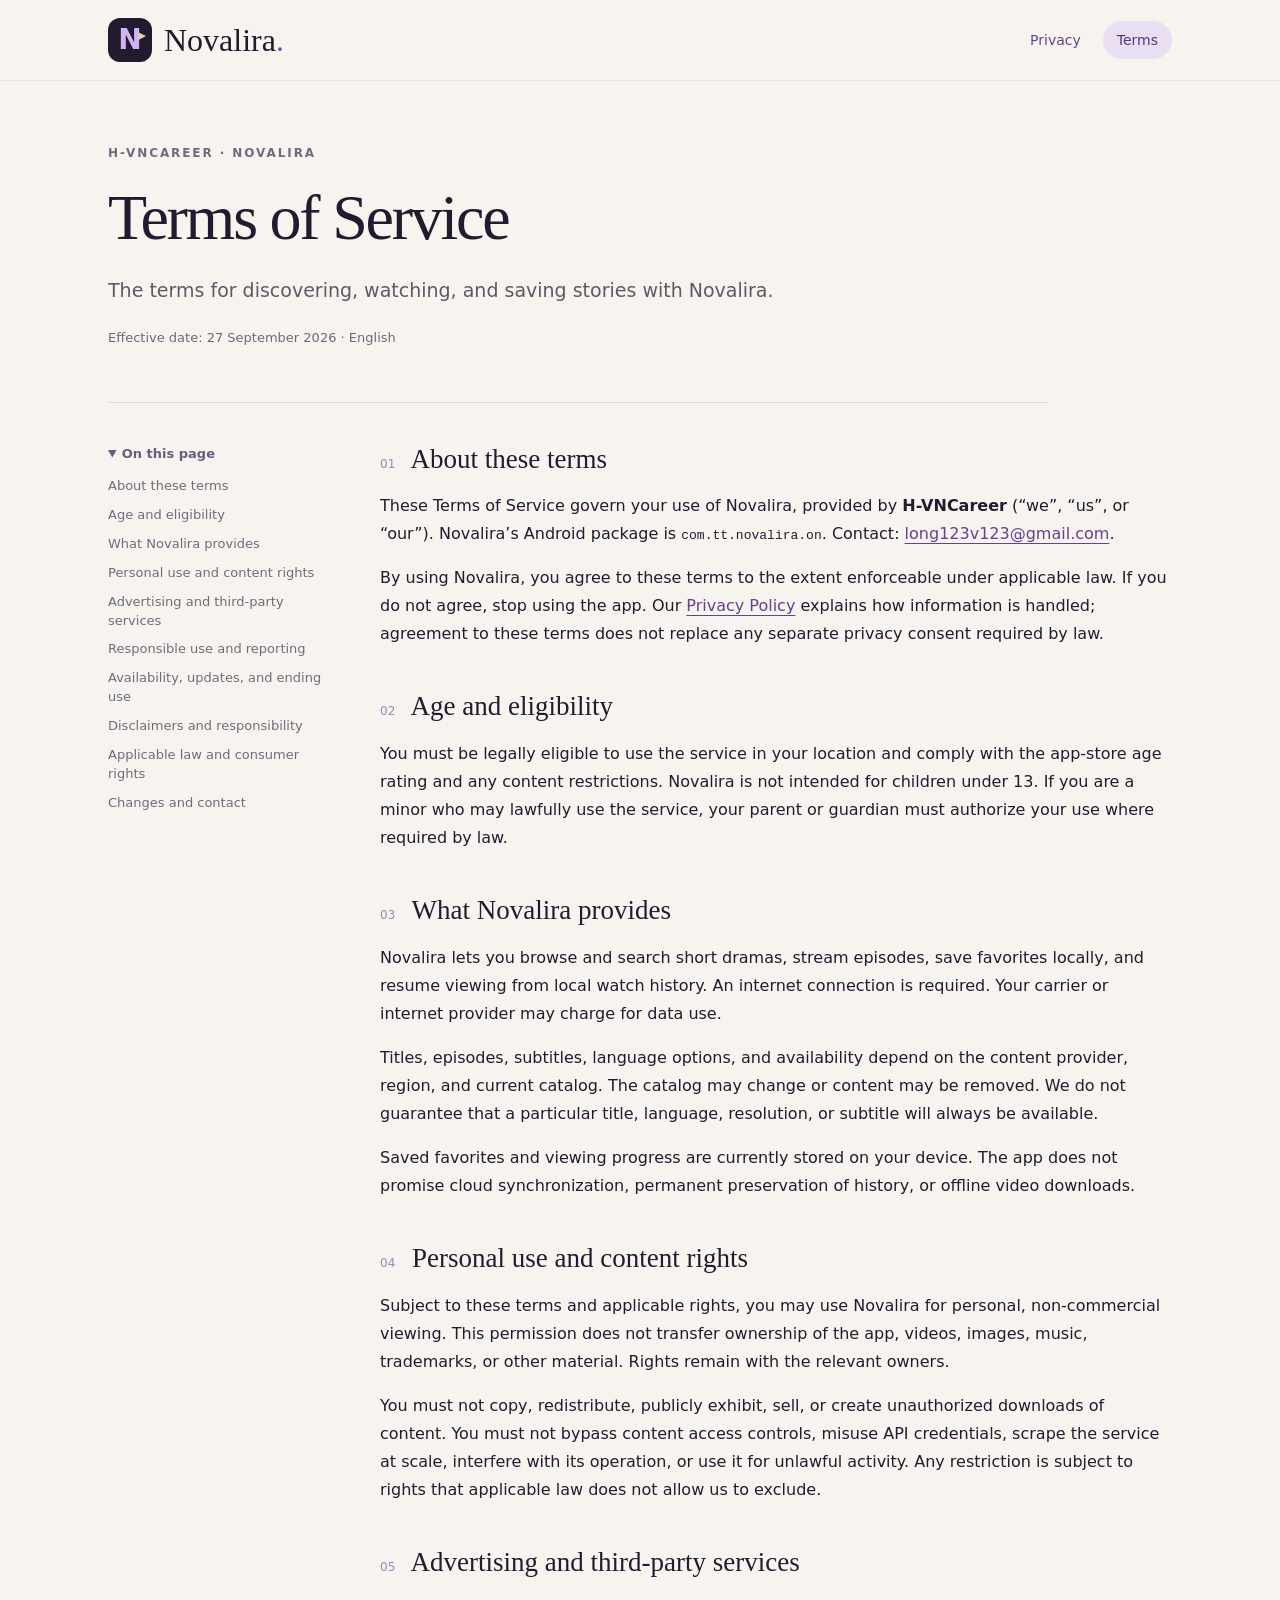
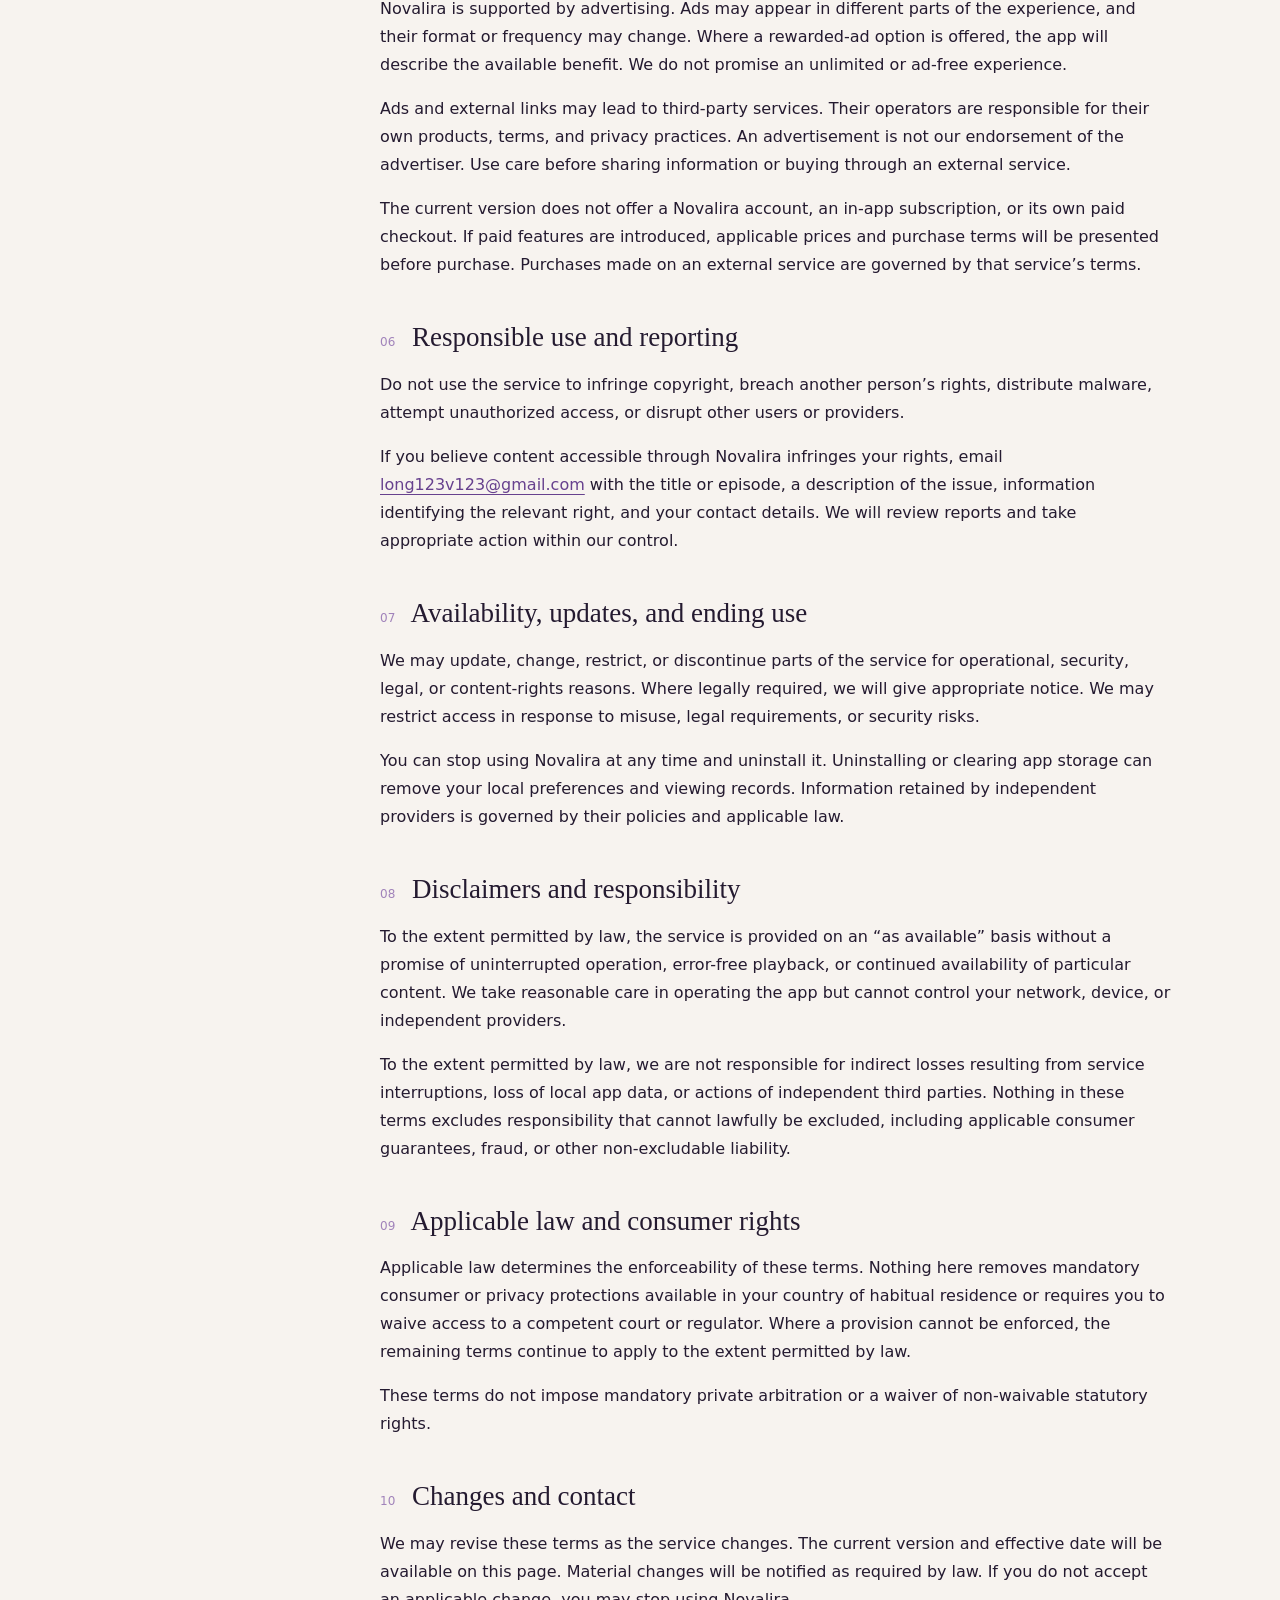
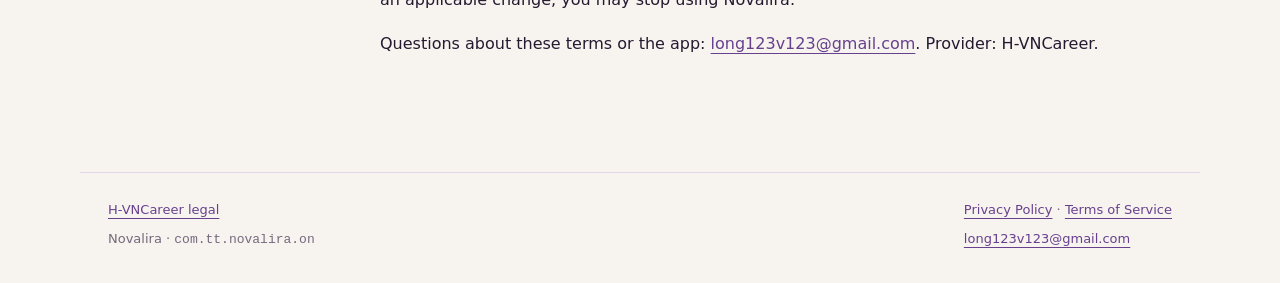
<file: novalira/terms.html>
<!doctype html>
<html lang="en"><head><meta charset="utf-8"><meta name="viewport" content="width=device-width,initial-scale=1"><meta name="description" content="The terms for discovering, watching, and saving stories with Novalira."><meta name="color-scheme" content="light"><title>Novalira — Terms of Service</title><link rel="stylesheet" href="style.css"><link rel="canonical" href="https://hqa-tt.github.io/legal/novalira/terms.html"></head><body>
<a class="skip" href="#main">Skip to content</a><header><div class="header-inner"><a class="brand" href="index.html"><span class="mark" aria-hidden="true">N<span>▸</span></span>Novalira<span class="dot">.</span></a><nav aria-label="Legal pages"><a href="privacy.html" >Privacy</a><a href="terms.html" aria-current="page">Terms</a></nav></div></header>
<main id="main"><div class="hero"><p class="eyebrow">H-VNCAREER · NOVALIRA</p><h1>Terms of Service</h1><p class="intro">The terms for discovering, watching, and saving stories with Novalira.</p><p class="meta">Effective date: <time datetime="2026-09-27">27 September 2026</time> · English</p></div><div class="legal-layout"><aside><details open><summary>On this page</summary><nav aria-label="Table of contents"><a href="#agreement">About these terms</a><a href="#eligibility">Age and eligibility</a><a href="#service">What Novalira provides</a><a href="#license">Personal use and content rights</a><a href="#ads">Advertising and third-party services</a><a href="#conduct">Responsible use and reporting</a><a href="#availability">Availability, updates, and ending use</a><a href="#limits">Disclaimers and responsibility</a><a href="#rights">Applicable law and consumer rights</a><a href="#changes">Changes and contact</a></nav></details></aside><article><section id="agreement"><h2><span>01</span> About these terms</h2><p>These Terms of Service govern your use of Novalira, provided by <strong>H-VNCareer</strong> (“we”, “us”, or “our”). Novalira’s Android package is <code>com.tt.novalira.on</code>. Contact: <a href="mailto:long123v123@gmail.com">long123v123@gmail.com</a>.</p><p>By using Novalira, you agree to these terms to the extent enforceable under applicable law. If you do not agree, stop using the app. Our <a href="privacy.html">Privacy Policy</a> explains how information is handled; agreement to these terms does not replace any separate privacy consent required by law.</p></section><section id="eligibility"><h2><span>02</span> Age and eligibility</h2><p>You must be legally eligible to use the service in your location and comply with the app-store age rating and any content restrictions. Novalira is not intended for children under 13. If you are a minor who may lawfully use the service, your parent or guardian must authorize your use where required by law.</p></section><section id="service"><h2><span>03</span> What Novalira provides</h2><p>Novalira lets you browse and search short dramas, stream episodes, save favorites locally, and resume viewing from local watch history. An internet connection is required. Your carrier or internet provider may charge for data use.</p><p>Titles, episodes, subtitles, language options, and availability depend on the content provider, region, and current catalog. The catalog may change or content may be removed. We do not guarantee that a particular title, language, resolution, or subtitle will always be available.</p><p>Saved favorites and viewing progress are currently stored on your device. The app does not promise cloud synchronization, permanent preservation of history, or offline video downloads.</p></section><section id="license"><h2><span>04</span> Personal use and content rights</h2><p>Subject to these terms and applicable rights, you may use Novalira for personal, non-commercial viewing. This permission does not transfer ownership of the app, videos, images, music, trademarks, or other material. Rights remain with the relevant owners.</p><p>You must not copy, redistribute, publicly exhibit, sell, or create unauthorized downloads of content. You must not bypass content access controls, misuse API credentials, scrape the service at scale, interfere with its operation, or use it for unlawful activity. Any restriction is subject to rights that applicable law does not allow us to exclude.</p></section><section id="ads"><h2><span>05</span> Advertising and third-party services</h2><p>Novalira is supported by advertising. Ads may appear in different parts of the experience, and their format or frequency may change. Where a rewarded-ad option is offered, the app will describe the available benefit. We do not promise an unlimited or ad-free experience.</p><p>Ads and external links may lead to third-party services. Their operators are responsible for their own products, terms, and privacy practices. An advertisement is not our endorsement of the advertiser. Use care before sharing information or buying through an external service.</p><p>The current version does not offer a Novalira account, an in-app subscription, or its own paid checkout. If paid features are introduced, applicable prices and purchase terms will be presented before purchase. Purchases made on an external service are governed by that service’s terms.</p></section><section id="conduct"><h2><span>06</span> Responsible use and reporting</h2><p>Do not use the service to infringe copyright, breach another person’s rights, distribute malware, attempt unauthorized access, or disrupt other users or providers.</p><p>If you believe content accessible through Novalira infringes your rights, email <a href="mailto:long123v123@gmail.com">long123v123@gmail.com</a> with the title or episode, a description of the issue, information identifying the relevant right, and your contact details. We will review reports and take appropriate action within our control.</p></section><section id="availability"><h2><span>07</span> Availability, updates, and ending use</h2><p>We may update, change, restrict, or discontinue parts of the service for operational, security, legal, or content-rights reasons. Where legally required, we will give appropriate notice. We may restrict access in response to misuse, legal requirements, or security risks.</p><p>You can stop using Novalira at any time and uninstall it. Uninstalling or clearing app storage can remove your local preferences and viewing records. Information retained by independent providers is governed by their policies and applicable law.</p></section><section id="limits"><h2><span>08</span> Disclaimers and responsibility</h2><p>To the extent permitted by law, the service is provided on an “as available” basis without a promise of uninterrupted operation, error-free playback, or continued availability of particular content. We take reasonable care in operating the app but cannot control your network, device, or independent providers.</p><p>To the extent permitted by law, we are not responsible for indirect losses resulting from service interruptions, loss of local app data, or actions of independent third parties. Nothing in these terms excludes responsibility that cannot lawfully be excluded, including applicable consumer guarantees, fraud, or other non-excludable liability.</p></section><section id="rights"><h2><span>09</span> Applicable law and consumer rights</h2><p>Applicable law determines the enforceability of these terms. Nothing here removes mandatory consumer or privacy protections available in your country of habitual residence or requires you to waive access to a competent court or regulator. Where a provision cannot be enforced, the remaining terms continue to apply to the extent permitted by law.</p><p>These terms do not impose mandatory private arbitration or a waiver of non-waivable statutory rights.</p></section><section id="changes"><h2><span>10</span> Changes and contact</h2><p>We may revise these terms as the service changes. The current version and effective date will be available on this page. Material changes will be notified as required by law. If you do not accept an applicable change, you may stop using Novalira.</p><p>Questions about these terms or the app: <a href="mailto:long123v123@gmail.com">long123v123@gmail.com</a>. Provider: H-VNCareer.</p></section></article></div></main>
<footer><div><a href="../index.html">H-VNCareer legal</a><p>Novalira · <code>com.tt.novalira.on</code></p></div><div><a href="privacy.html">Privacy Policy</a> · <a href="terms.html">Terms of Service</a><p><a href="mailto:long123v123@gmail.com">long123v123@gmail.com</a></p></div></footer></body></html>
</file>
<file: novalira/style.css>
*{box-sizing:border-box}html{scroll-behavior:smooth;scroll-padding-top:100px}body{margin:0;background:#f7f3ef;color:#241a30;font:16px/1.75 system-ui,-apple-system,BlinkMacSystemFont,"Segoe UI",sans-serif}a{color:#67418e;text-underline-offset:4px}a:hover{color:#422660}a:focus-visible,summary:focus-visible{outline:3px solid #7550a2;outline-offset:5px;border-radius:3px}.skip{position:absolute;left:16px;top:-70px;background:white;padding:8px 16px;z-index:10}.skip:focus{top:12px}header{position:sticky;top:0;z-index:3;background:#f7f3eff5;border-bottom:1px solid #e8dfe9}.header-inner{max-width:1120px;margin:auto;padding:18px 28px;display:flex;justify-content:space-between;align-items:center;gap:24px}.brand{font:32px Georgia,serif;color:#241a30;display:flex;align-items:center;text-decoration:none}.dot{color:#7550a2}.mark{display:inline-block;position:relative;font:bold 28px system-ui;background:#241a30;color:#d1b4f4;border-radius:12px;width:44px;height:44px;margin-right:12px;text-align:center;line-height:44px}.mark span{color:#ead3a1;font-size:15px;position:absolute;right:6px;top:-5px}header nav{display:flex;gap:8px}header nav a{padding:7px 14px;border-radius:20px;text-decoration:none;font-size:14px}header nav a[aria-current]{background:#eadef2;color:#58377b}main{max-width:1120px;margin:auto;padding:42px 28px 72px}.hero{padding:20px 0 36px;border-bottom:1px solid #e2d8e7;margin-bottom:40px;max-width:940px}.eyebrow{color:#75677e;letter-spacing:.16em;font-size:12px;font-weight:600}h1{font:clamp(38px,6vw,64px)/1.12 Georgia,serif;letter-spacing:-.035em;margin:18px 0}.intro{font-size:19px;color:#615768;max-width:780px;margin:20px 0}.meta{font-size:13px;color:#716679}.legal-layout{display:grid;grid-template-columns:220px minmax(0,1fr);gap:52px}aside{align-self:start;position:sticky;top:106px}summary{font-weight:600;font-size:13px;color:#6e5a7f;cursor:pointer;padding-bottom:12px}aside nav{display:flex;flex-direction:column;gap:10px}aside nav a{font-size:13px;line-height:1.45;text-decoration:none;color:#75687d}aside nav a:hover{color:#58377b}section{margin-bottom:42px}h2{font:27px/1.25 Georgia,serif;margin:0 0 16px}h2 span{font:12px system-ui;color:#a183ba;margin-right:10px}p{margin:0 0 16px}ul{padding-left:22px}li{margin-bottom:8px}code{font:13px ui-monospace,SFMono-Regular,Consolas,monospace;overflow-wrap:anywhere}footer{border-top:1px solid #e2d8e7;max-width:1120px;margin:auto;padding:26px 28px;display:flex;justify-content:space-between;gap:24px;font-size:13px;color:#75687d}footer p{margin:6px 0}.cards{display:grid;grid-template-columns:repeat(2,minmax(0,1fr));gap:20px;margin:36px 0}.card{display:block;padding:28px;border:1px solid #e5dbea;border-radius:18px;background:#fff;color:#241a30;text-decoration:none}.card h2{font-size:30px}.card p{color:#75687d}.card:hover{border-color:#7550a2}@media(max-width:760px){.header-inner{padding:14px 18px}.brand{font-size:27px}.mark{display:none}header nav a{padding:6px 10px}main{padding:24px 20px 40px}.hero{margin-bottom:24px}.legal-layout{display:block}aside{position:static;margin-bottom:28px;padding:18px;border:1px solid #e5dbea;border-radius:12px}aside nav{display:grid;grid-template-columns:repeat(2,minmax(0,1fr));gap:12px}h2{font-size:25px}.cards{grid-template-columns:1fr}footer{padding:24px 20px;display:block}footer>div+div{margin-top:18px}}@media(prefers-reduced-motion:reduce){html{scroll-behavior:auto}}@media print{header,aside,.skip{display:none}.legal-layout{display:block}main{padding:0}section{break-inside:avoid}body{background:white;font-size:11pt}footer{display:block}h1{font-size:32pt}}
</file>
<file: nijpath/style.css>
:root {
  color-scheme: dark;
  --bg: #080a0b;
  --panel: #142638;
  --line: #294156;
  --text: #f6f8f8;
  --muted: #9db1be;
  --accent: #ffac36;
  font-family: Inter, ui-sans-serif, system-ui, -apple-system, BlinkMacSystemFont, "Segoe UI", sans-serif;
}

* { box-sizing: border-box; }
html { scroll-behavior: smooth; }
body { margin: 0; background: var(--bg); color: var(--text); line-height: 1.65; }
a { color: var(--accent); text-underline-offset: .18em; }
a:hover { color: #ffd77e; }
a:focus-visible { outline: 2px solid var(--accent); outline-offset: 4px; border-radius: 3px; }
.shell { width: min(100% - 40px, 1080px); margin-inline: auto; }
.site-header { border-bottom: 1px solid var(--line); background: rgba(8, 10, 11, .95); }
.header-inner { min-height: 74px; display: flex; align-items: center; justify-content: space-between; gap: 24px; }
.brand { display: inline-flex; align-items: center; gap: 12px; color: var(--text); text-decoration: none; font-weight: 800; font-size: 1.08rem; letter-spacing: -.02em; }
.brand-mark { display: grid; place-items: center; width: 34px; height: 34px; border-radius: 9px; background: var(--accent); color: #080a0b; font-weight: 900; }
.site-nav { display: flex; align-items: center; gap: clamp(12px, 3vw, 28px); font-size: .9rem; }
.site-nav a { color: var(--muted); text-decoration: none; }
.site-nav a[aria-current="page"], .site-nav a:hover { color: var(--accent); }
.hero { padding: clamp(58px, 8vw, 108px) 0 clamp(42px, 6vw, 76px); }
.eyebrow { color: var(--accent); font-size: .76rem; font-weight: 800; letter-spacing: .15em; text-transform: uppercase; }
h1 { font-size: clamp(2.65rem, 6vw, 5.2rem); line-height: 1.02; letter-spacing: -.065em; margin: 15px 0 22px; max-width: 880px; }
.hero p { color: var(--muted); font-size: clamp(1.03rem, 1.9vw, 1.25rem); max-width: 720px; }
.updated { color: var(--muted); font-size: .85rem; margin-top: 28px; }
.cards { display: grid; grid-template-columns: repeat(2, minmax(0, 1fr)); gap: 18px; padding-bottom: 88px; }
.card { background: var(--panel); border: 1px solid var(--line); border-radius: 22px; padding: 30px; text-decoration: none; color: var(--text); transition: border-color .18s, transform .18s; }
.card:hover { border-color: var(--accent); transform: translateY(-3px); color: var(--text); }
.card .number { color: var(--accent); font-size: .8rem; font-weight: 800; letter-spacing: .12em; }
.card h2 { font-size: 1.45rem; letter-spacing: -.035em; margin: 18px 0 6px; }
.card p { color: var(--muted); margin: 0; }
.card .arrow { display: inline-block; margin-top: 26px; color: var(--accent); font-size: 1.35rem; }
.document-layout { display: grid; grid-template-columns: 205px minmax(0, 1fr); align-items: start; gap: clamp(36px, 6vw, 90px); padding-bottom: 100px; }
.toc { position: sticky; top: 28px; font-size: .84rem; border-left: 1px solid var(--line); padding-left: 18px; }
.toc strong { color: var(--accent); display: block; margin-bottom: 12px; font-size: .74rem; letter-spacing: .12em; text-transform: uppercase; }
.toc a { color: var(--muted); display: block; text-decoration: none; padding: 5px 0; }
.toc a:hover { color: var(--accent); }
.document section { padding: 0 0 30px; margin-bottom: 30px; border-bottom: 1px solid var(--line); scroll-margin-top: 24px; }
.document h2 { font-size: clamp(1.35rem, 2.5vw, 1.75rem); line-height: 1.25; letter-spacing: -.04em; margin: 0 0 14px; }
.document h3 { font-size: 1.05rem; margin: 25px 0 8px; }
.document p, .document li { color: #d6e0e5; }
.document p { margin: 0 0 15px; }
.document ul { padding-left: 22px; margin: 0 0 18px; }
.document li { margin: 0 0 7px; }
.callout { background: #1c3348; border: 1px solid #915c18; border-radius: 16px; padding: 20px 22px; margin: 22px 0 32px; }
.callout strong { color: var(--accent); }
.callout p { margin: 6px 0 0; }
.site-footer { border-top: 1px solid var(--line); color: var(--muted); padding: 26px 0 40px; font-size: .83rem; }
.footer-inner { display: flex; justify-content: space-between; flex-wrap: wrap; gap: 10px 24px; }
.footer-inner nav { display: flex; gap: 18px; }
@media (max-width: 720px) {
  .header-inner { min-height: 68px; }
  .site-nav { gap: 13px; }
  .site-nav a { font-size: .8rem; }
  .cards { grid-template-columns: 1fr; }
  .document-layout { display: block; }
  .toc { position: static; border-left: 0; border-bottom: 1px solid var(--line); padding: 0 0 20px; margin-bottom: 34px; }
  .toc a { display: inline-block; margin-right: 15px; }
}
</file>
